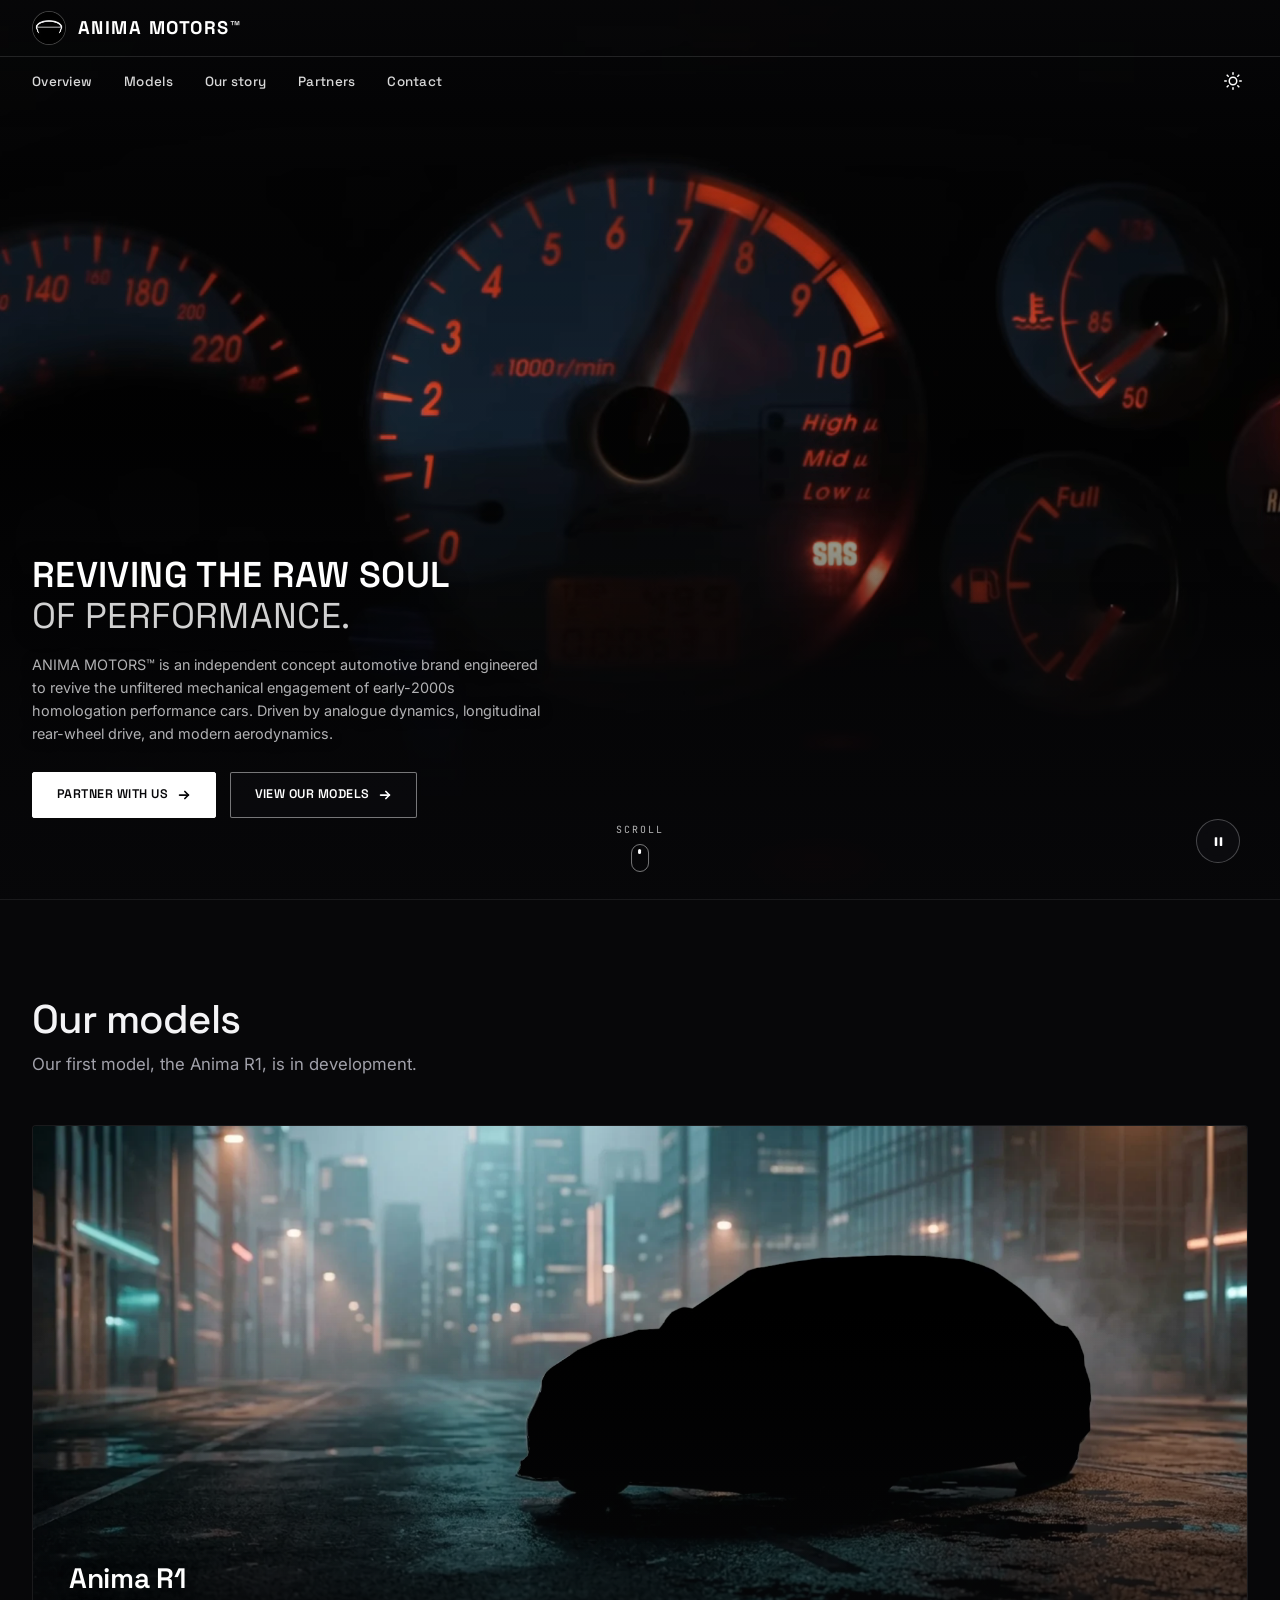
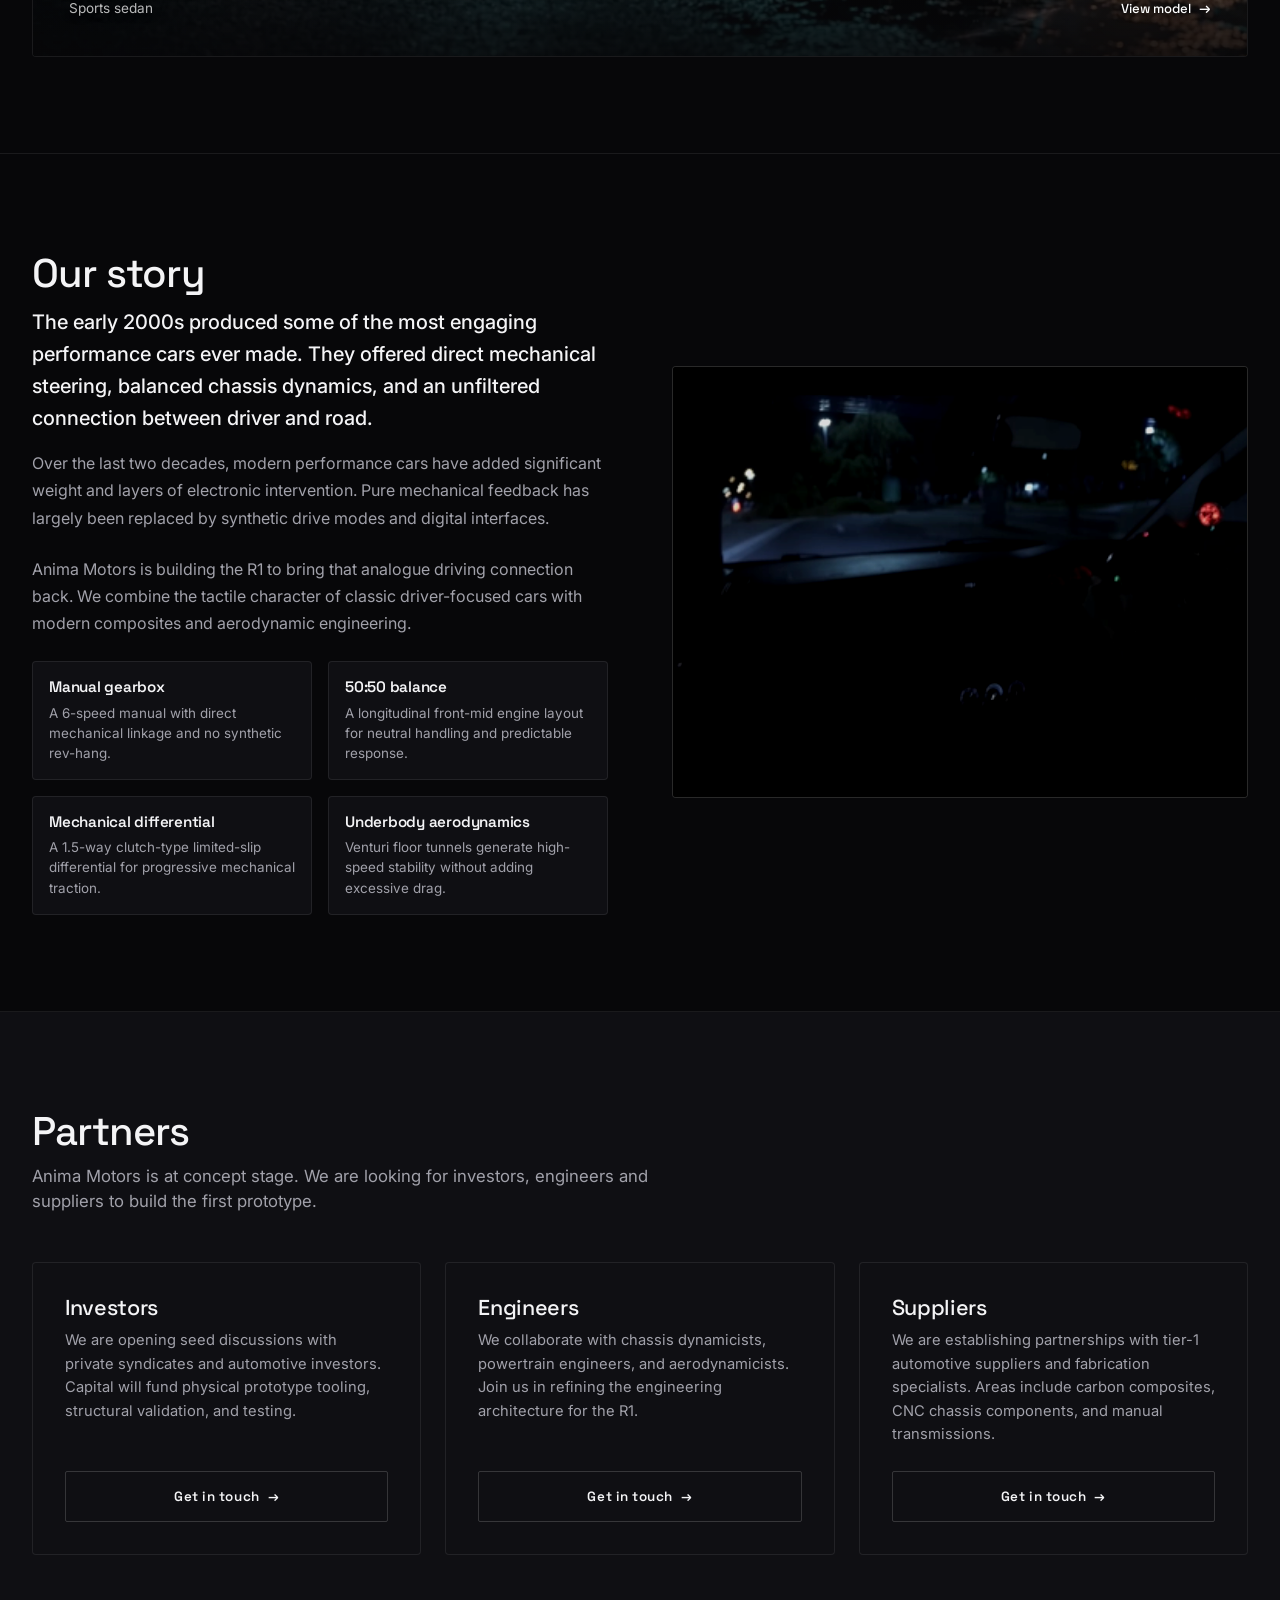
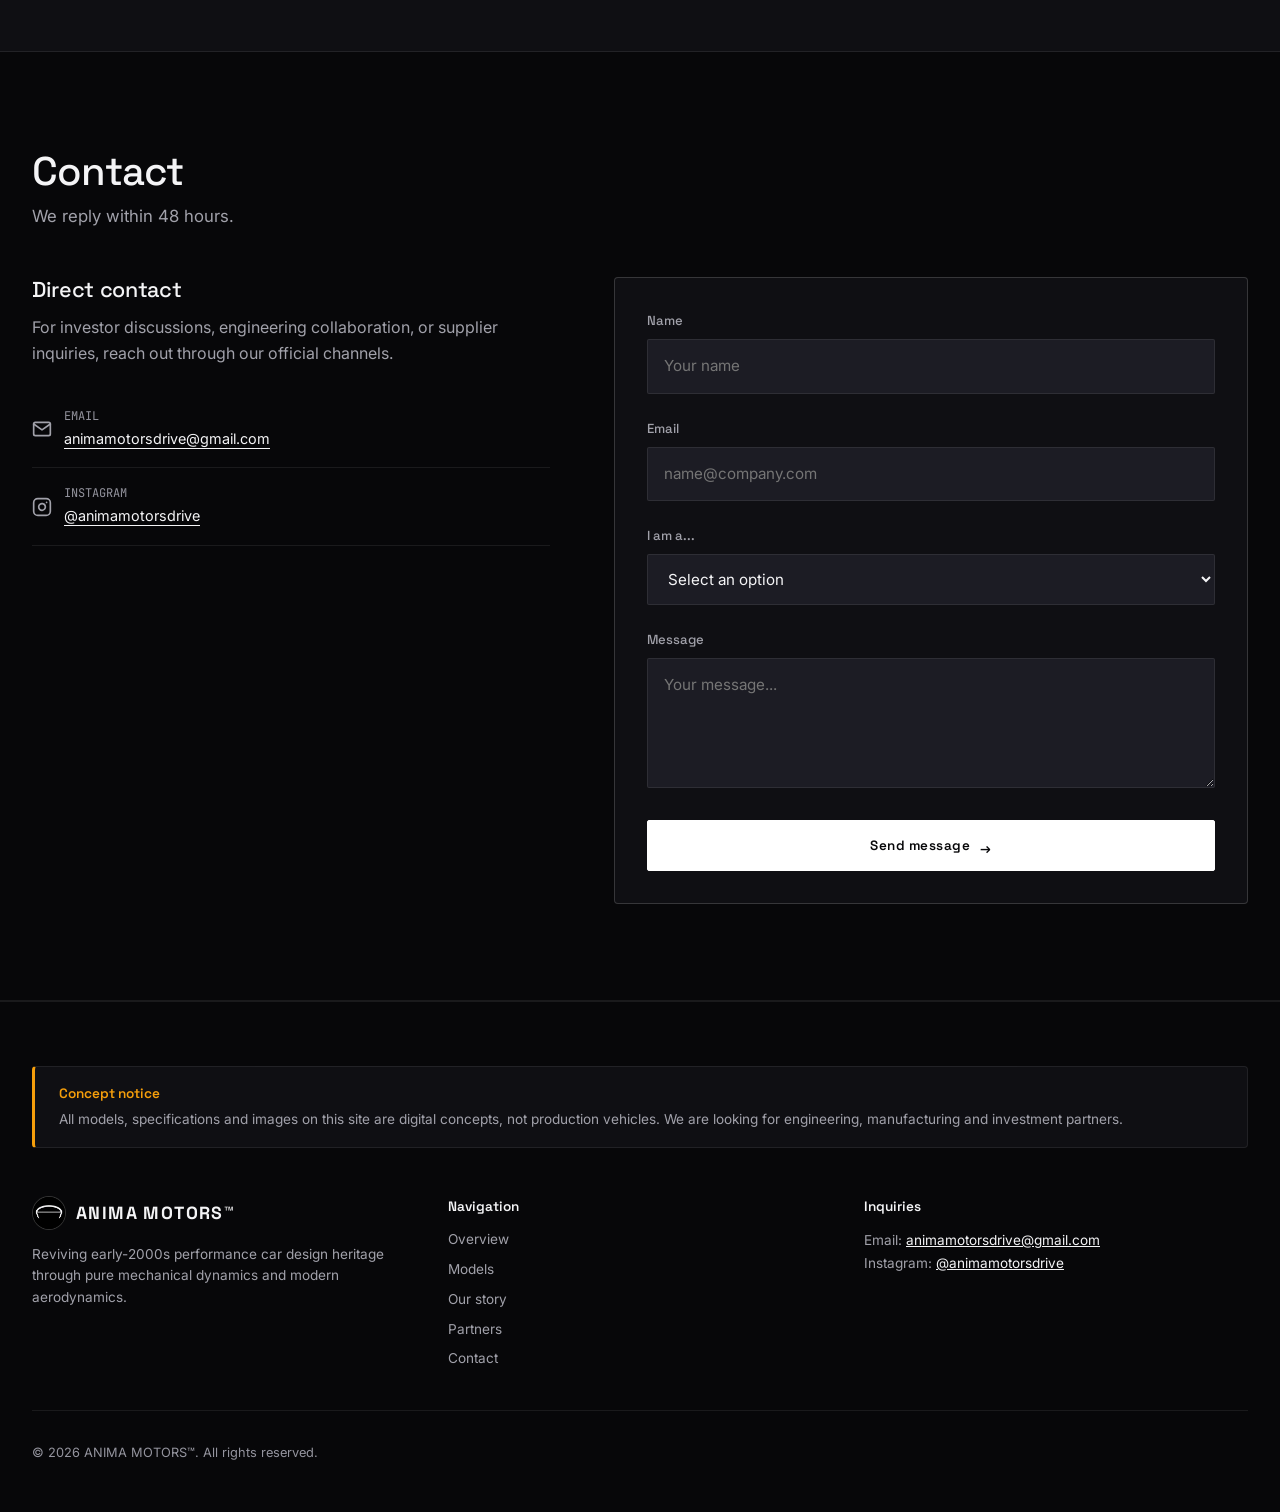
<file: index.html>
<!DOCTYPE html>
<html lang="en">
<head>
  <meta charset="utf-8">
  <meta name="viewport" content="width=device-width, initial-scale=1.0">

  <!-- ==========================================================================
       PRIMARY SEO & META INFORMATION
       ========================================================================== -->
  <title>Anima Motors</title>
  <meta name="description" content="Anima Motors is an automotive concept reviving early-2000s analogue performance through mechanical dynamics and modern aerodynamics.">
  <meta name="author" content="ANIMA MOTORS™">
  <meta name="robots" content="index, follow">
  <meta name="color-scheme" content="dark light">
  <meta name="theme-color" content="#070709" id="theme-color-meta">
  <link rel="canonical" href="https://animamotors.github.io/">

  <!-- Vector Favicon -->
  <link rel="icon" type="image/svg+xml" href="favicon.svg">

  <!-- Open Graph / Facebook Sharing -->
  <meta property="og:type" content="website">
  <meta property="og:url" content="https://animamotors.github.io/">
  <meta property="og:title" content="Anima Motors — Concept Portfolio">
  <meta property="og:description" content="Reviving early-2000s performance car design heritage through pure analogue dynamics and modern aerodynamics.">
  <meta property="og:image" content="https://animamotors.github.io/images/anima-r1-hero.jpg">

  <!-- Twitter Card -->
  <meta name="twitter:card" content="summary_large_image">
  <meta name="twitter:url" content="https://animamotors.github.io/">
  <meta name="twitter:title" content="Anima Motors — Concept Portfolio">
  <meta name="twitter:description" content="Reviving early-2000s performance car design heritage through pure analogue dynamics and modern aerodynamics.">
  <meta name="twitter:image" content="https://animamotors.github.io/images/anima-r1-hero.jpg">

  <!-- Google Fonts: Space Grotesk (Headings), Inter (Body), JetBrains Mono -->
  <link rel="preconnect" href="https://fonts.googleapis.com">
  <link rel="preconnect" href="https://fonts.gstatic.com" crossorigin>
  <link href="https://fonts.googleapis.com/css2?family=Inter:wght@400;500;600&family=JetBrains+Mono:wght@400;500;600&family=Space+Grotesk:wght@500;600;700&display=swap" rel="stylesheet">

  <!-- Production Stylesheet -->
  <link rel="stylesheet" href="css/style.css">

  <!-- Early Theme & JS Detection to Prevent FOUC -->
  <script>
    (function() {
      try {
        document.documentElement.classList.add('js');
        var saved = localStorage.getItem('anima-theme');
        if (saved === 'light') {
          document.documentElement.classList.add('light');
        } else {
          document.documentElement.classList.remove('light');
        }
      } catch (e) {}
    })();
  </script>
</head>

<body>
  <!-- Accessible Skip-to-Content Link -->
  <a href="#main-content" class="skip-to-content">Skip to content</a>

  <!-- ==========================================================================
       HEADER (Dual-Row at Top, Collapses into 64px Bar on Scroll)
       ========================================================================== -->
  <header class="navbar" id="main-navbar">
    <!-- Top Row: Brand Link (Left) & Mobile Controls (Right) -->
    <div class="nav-top-row">
      <div class="container nav-top-container">
        <a href="#hero" class="brand-link" aria-label="Anima Motors Homepage">
          <img src="images/logo.webp" alt="ANIMA MOTORS™ Emblem" class="brand-logo-img" width="34" height="34" loading="eager">
          <span class="brand-name">ANIMA MOTORS™</span>
        </a>

        <!-- Mobile Header Controls -->
        <div class="nav-mobile-actions">
          <button type="button" class="theme-switch" id="theme-toggle-mobile" aria-label="Switch to light theme">
            <span class="theme-icon theme-icon-sun" aria-hidden="true">
              <svg viewBox="0 0 24 24" fill="none" stroke="currentColor" stroke-width="2" stroke-linecap="round" stroke-linejoin="round">
                <circle cx="12" cy="12" r="5"></circle>
                <line x1="12" y1="1" x2="12" y2="3"></line>
                <line x1="12" y1="21" x2="12" y2="23"></line>
                <line x1="4.22" y1="4.22" x2="5.64" y2="5.64"></line>
                <line x1="18.36" y1="18.36" x2="19.78" y2="19.78"></line>
                <line x1="1" y1="12" x2="3" y2="12"></line>
                <line x1="21" y1="12" x2="23" y2="12"></line>
                <line x1="4.22" y1="19.78" x2="5.64" y2="18.36"></line>
                <line x1="18.36" y1="5.64" x2="19.78" y2="4.22"></line>
              </svg>
            </span>
            <span class="theme-icon theme-icon-moon" aria-hidden="true">
              <svg viewBox="0 0 24 24" fill="none" stroke="currentColor" stroke-width="2" stroke-linecap="round" stroke-linejoin="round">
                <path d="M21 12.79A9 9 0 1 1 11.21 3 7 7 0 0 0 21 12.79z"></path>
              </svg>
            </span>
          </button>

          <button type="button" class="mobile-menu-btn" id="mobile-menu-btn" aria-label="Open navigation menu" aria-expanded="false" aria-controls="mobile-drawer">
            <span></span>
            <span></span>
            <span></span>
          </button>
        </div>
      </div>
    </div>

    <!-- Thin Horizontal Divider Line Under Top Row -->
    <div class="nav-divider" aria-hidden="true"></div>

    <!-- Bottom Row (Desktop Navigation Links & Theme Toggle) -->
    <div class="nav-bottom-row">
      <div class="container nav-bottom-container">
        <nav aria-label="Main Navigation">
          <ul class="nav-links">
            <li><a href="#hero" class="nav-link">Overview</a></li>
            <li><a href="#models" class="nav-link">Models</a></li>
            <li><a href="#story" class="nav-link">Our story</a></li>
            <li><a href="#partners" class="nav-link">Partners</a></li>
            <li><a href="#contact" class="nav-link">Contact</a></li>
          </ul>
        </nav>

        <div class="nav-desktop-actions">
          <button type="button" class="theme-switch" id="theme-toggle" aria-label="Switch to light theme">
            <span class="theme-icon theme-icon-sun" aria-hidden="true">
              <svg viewBox="0 0 24 24" fill="none" stroke="currentColor" stroke-width="2" stroke-linecap="round" stroke-linejoin="round">
                <circle cx="12" cy="12" r="5"></circle>
                <line x1="12" y1="1" x2="12" y2="3"></line>
                <line x1="12" y1="21" x2="12" y2="23"></line>
                <line x1="4.22" y1="4.22" x2="5.64" y2="5.64"></line>
                <line x1="18.36" y1="18.36" x2="19.78" y2="19.78"></line>
                <line x1="1" y1="12" x2="3" y2="12"></line>
                <line x1="21" y1="12" x2="23" y2="12"></line>
                <line x1="4.22" y1="19.78" x2="5.64" y2="18.36"></line>
                <line x1="18.36" y1="5.64" x2="19.78" y2="4.22"></line>
              </svg>
            </span>
            <span class="theme-icon theme-icon-moon" aria-hidden="true">
              <svg viewBox="0 0 24 24" fill="none" stroke="currentColor" stroke-width="2" stroke-linecap="round" stroke-linejoin="round">
                <path d="M21 12.79A9 9 0 1 1 11.21 3 7 7 0 0 0 21 12.79z"></path>
              </svg>
            </span>
          </button>
        </div>
      </div>
    </div>
  </header>

  <!-- Mobile Full-Screen Overlay Navigation Drawer -->
  <div class="mobile-drawer" id="mobile-drawer" role="dialog" aria-modal="true" aria-label="Mobile Navigation" inert>
    <div class="mobile-drawer-inner">
      <div class="mobile-drawer-header">
        <a href="#hero" class="brand-link mobile-drawer-brand" aria-label="Anima Motors Homepage">
          <img src="images/logo.webp" alt="ANIMA MOTORS™ Emblem" class="brand-logo-img" width="30" height="30">
          <span class="brand-name">ANIMA MOTORS™</span>
        </a>
        <div class="mobile-drawer-actions">
          <button type="button" class="theme-switch" id="theme-toggle-drawer" aria-label="Switch to light theme">
            <span class="theme-icon theme-icon-sun" aria-hidden="true">
              <svg viewBox="0 0 24 24" fill="none" stroke="currentColor" stroke-width="2" stroke-linecap="round" stroke-linejoin="round">
                <circle cx="12" cy="12" r="5"></circle>
                <line x1="12" y1="1" x2="12" y2="3"></line>
                <line x1="12" y1="21" x2="12" y2="23"></line>
                <line x1="4.22" y1="4.22" x2="5.64" y2="5.64"></line>
                <line x1="18.36" y1="18.36" x2="19.78" y2="19.78"></line>
                <line x1="1" y1="12" x2="3" y2="12"></line>
                <line x1="21" y1="12" x2="23" y2="12"></line>
                <line x1="4.22" y1="19.78" x2="5.64" y2="18.36"></line>
                <line x1="18.36" y1="5.64" x2="19.78" y2="4.22"></line>
              </svg>
            </span>
            <span class="theme-icon theme-icon-moon" aria-hidden="true">
              <svg viewBox="0 0 24 24" fill="none" stroke="currentColor" stroke-width="2" stroke-linecap="round" stroke-linejoin="round">
                <path d="M21 12.79A9 9 0 1 1 11.21 3 7 7 0 0 0 21 12.79z"></path>
              </svg>
            </span>
          </button>
          <button type="button" class="mobile-drawer-close" id="mobile-drawer-close" aria-label="Close navigation menu">
            <svg width="24" height="24" viewBox="0 0 24 24" fill="none" stroke="currentColor" stroke-width="2" stroke-linecap="round" stroke-linejoin="round" aria-hidden="true">
              <line x1="18" y1="6" x2="6" y2="18"></line>
              <line x1="6" y1="6" x2="18" y2="18"></line>
            </svg>
          </button>
        </div>
      </div>
      <nav aria-label="Mobile Navigation Links">
        <ul class="mobile-nav-list">
          <li><a href="#hero" class="mobile-nav-link">Overview</a></li>
          <li><a href="#models" class="mobile-nav-link">Models</a></li>
          <li><a href="#story" class="mobile-nav-link">Our story</a></li>
          <li><a href="#partners" class="mobile-nav-link">Partners</a></li>
          <li><a href="#contact" class="mobile-nav-link">Contact</a></li>
        </ul>
      </nav>
      <div class="mobile-drawer-footer">
        <a href="#contact" class="btn btn-primary btn-sheen btn-full">
          <span>Get in touch</span>
          <span aria-hidden="true">&rarr;</span>
        </a>
      </div>
    </div>
  </div>

  <main id="main-content">
    <!-- ==========================================================================
         SECTION 1: HERO
         ========================================================================== -->
    <section class="hero-section" id="hero" aria-label="Hero">
      <!-- Background Video Layer -->
      <div class="hero-media-container">
        <video
          class="hero-video"
          id="hero-video"
          autoplay
          muted
          loop
          playsinline
          preload="metadata"
          poster="assets/images/hero-poster.jpg"
          aria-hidden="true"
          tabindex="-1"
        >
          <source src="assets/video/hero.webm" type="video/webm">
          <img src="assets/images/hero-poster.jpg" alt="Anima R1 concept" class="hero-fallback-img">
        </video>
        <div class="hero-gradient-overlay" aria-hidden="true"></div>
      </div>

      <!-- Hero Bottom-Left Magazine Content -->
      <div class="container hero-content-wrapper">
        <div class="hero-content">
          <h1 class="hero-headline">
            <span class="hero-headline-bold">REVIVING THE RAW SOUL</span>
            <span class="hero-headline-light">OF PERFORMANCE.</span>
          </h1>

          <p class="hero-description">
            <span class="hero-desc-mobile">ANIMA MOTORS™ is an independent concept automotive brand engineered to revive the unfiltered mechanical engagement of early-2000s homologation performance cars.</span><span class="hero-desc-desktop"> Driven by analogue dynamics, longitudinal rear-wheel drive, and modern aerodynamics.</span>
          </p>

          <div class="hero-cta-group">
            <a href="#contact" class="btn btn-primary btn-sheen hero-btn-partner">
              <span>PARTNER WITH US</span>
              <svg class="btn-arrow" viewBox="0 0 16 16" fill="none" stroke="currentColor" stroke-width="2" stroke-linecap="round" stroke-linejoin="round" aria-hidden="true">
                <line x1="3" y1="8" x2="13" y2="8"></line>
                <polyline points="9 4 13 8 9 12"></polyline>
              </svg>
            </a>
            <a href="#models" class="btn btn-outline hero-btn-models">
              <span>VIEW OUR MODELS</span>
              <svg class="btn-arrow" viewBox="0 0 16 16" fill="none" stroke="currentColor" stroke-width="2" stroke-linecap="round" stroke-linejoin="round" aria-hidden="true">
                <line x1="3" y1="8" x2="13" y2="8"></line>
                <polyline points="9 4 13 8 9 12"></polyline>
              </svg>
            </a>
          </div>
        </div>
      </div>

      <!-- Bottom Center: Animated Scroll Down Cue -->
      <a href="#models" class="hero-scroll-cue" aria-label="Scroll down to Our models">
        <span class="scroll-cue-text">SCROLL</span>
        <span class="scroll-cue-pill">
          <span class="scroll-cue-wheel"></span>
        </span>
      </a>

      <!-- Bottom Right: Video Pause / Play Button -->
      <div class="hero-video-controls">
        <button
          type="button"
          class="video-toggle-btn"
          id="hero-video-toggle"
          aria-label="Pause background video"
          title="Pause background video"
        >
          <svg class="video-icon video-icon-pause" viewBox="0 0 24 24" fill="currentColor" aria-hidden="true">
            <rect x="6" y="5" width="4" height="14" rx="1"></rect>
            <rect x="14" y="5" width="4" height="14" rx="1"></rect>
          </svg>
          <svg class="video-icon video-icon-play" viewBox="0 0 24 24" fill="currentColor" aria-hidden="true">
            <polygon points="6,4 20,12 6,20"></polygon>
          </svg>
        </button>
      </div>
    </section>

    <!-- ==========================================================================
         SECTION 2: OUR MODELS
         ========================================================================== -->
    <section class="section" id="models">
      <div class="container">
        <div class="section-header reveal-on-scroll">
          <h2 class="section-title">Our models</h2>
          <p class="section-subtitle">
            Our first model, the Anima R1, is in development.
          </p>
        </div>

        <div class="models-grid reveal-on-scroll">
          <a href="anima-r1.html" class="model-card" aria-label="Anima R1, view model">
            <div class="model-card-media">
              <img
                src="images/models-anima-r1-night.webp"
                alt=""
                aria-hidden="true"
                loading="lazy"
                decoding="async"
                width="1920"
                height="1080"
                class="model-card-img model-card-img--night"
              >
              <img
                src="images/models-anima-r1-day.webp"
                alt=""
                aria-hidden="true"
                loading="lazy"
                decoding="async"
                width="1920"
                height="1080"
                class="model-card-img model-card-img--day"
              >
              <div class="model-card-gradient" aria-hidden="true"></div>
            </div>

            <div class="model-card-content">
              <div class="model-card-caption">
                <span class="model-card-title">Anima R1</span>
                <span class="model-card-subtitle">Sports sedan</span>
              </div>
              <div class="model-card-cta">
                <span class="model-card-cta-text">View model</span>
                <span class="model-card-cta-arrow" aria-hidden="true">&rarr;</span>
              </div>
            </div>
          </a>
        </div>
      </div>
    </section>

    <!-- ==========================================================================
         SECTION 5: OUR STORY
         ========================================================================== -->
    <section class="section" id="story">
      <div class="container">
        <div class="story-grid">
          <div class="reveal-on-scroll">
            <h2 class="section-title">Our story</h2>
            <p class="story-lead">
              The early 2000s produced some of the most engaging performance cars ever made. They offered direct mechanical steering, balanced chassis dynamics, and an unfiltered connection between driver and road.
            </p>
            <p class="story-body">
              Over the last two decades, modern performance cars have added significant weight and layers of electronic intervention. Pure mechanical feedback has largely been replaced by synthetic drive modes and digital interfaces.
            </p>
            <p class="story-body">
              Anima Motors is building the R1 to bring that analogue driving connection back. We combine the tactile character of classic driver-focused cars with modern composites and aerodynamic engineering.
            </p>

            <div class="story-pillar-grid">
              <div class="story-pillar">
                <h3 class="pillar-title">Manual gearbox</h3>
                <p class="pillar-desc">A 6-speed manual with direct mechanical linkage and no synthetic rev-hang.</p>
              </div>
              <div class="story-pillar">
                <h3 class="pillar-title">50:50 balance</h3>
                <p class="pillar-desc">A longitudinal front-mid engine layout for neutral handling and predictable response.</p>
              </div>
              <div class="story-pillar">
                <h3 class="pillar-title">Mechanical differential</h3>
                <p class="pillar-desc">A 1.5-way clutch-type limited-slip differential for progressive mechanical traction.</p>
              </div>
              <div class="story-pillar">
                <h3 class="pillar-title">Underbody aerodynamics</h3>
                <p class="pillar-desc">Venturi floor tunnels generate high-speed stability without adding excessive drag.</p>
              </div>
            </div>
          </div>

          <!-- Studio Heritage Visual -->
          <div class="reveal-on-scroll story-visual-wrapper">
            <div class="story-visual-frame">
              <img 
                src="images/atelier-studio.webp" 
                alt="Automotive design studio" 
                width="1024" 
                height="768" 
                class="story-visual-img"
                loading="lazy"
              >
            </div>
          </div>
        </div>
      </div>
    </section>

    <!-- ==========================================================================
         SECTION 6: PARTNERS
         ========================================================================== -->
    <section class="section section-alt-bg" id="partners">
      <div class="container">
        <div class="section-header reveal-on-scroll">
          <h2 class="section-title">Partners</h2>
          <p class="section-subtitle">
            Anima Motors is at concept stage. We are looking for investors, engineers and suppliers to build the first prototype.
          </p>
        </div>

        <!-- Mobile Segmented Tabs (Mobile only <=768px) -->
        <div class="partners-mobile-nav" role="tablist" aria-label="Partner categories">
          <button type="button" class="partner-tab-btn active" role="tab" aria-selected="true" aria-controls="partner-card-investors" id="tab-btn-investors">Investors</button>
          <button type="button" class="partner-tab-btn" role="tab" aria-selected="false" aria-controls="partner-card-engineers" id="tab-btn-engineers">Engineers</button>
          <button type="button" class="partner-tab-btn" role="tab" aria-selected="false" aria-controls="partner-card-suppliers" id="tab-btn-suppliers">Suppliers</button>
        </div>

        <div class="partner-card-grid">
          <!-- Card 1: Investors -->
          <div class="partner-card reveal-on-scroll is-active" id="partner-card-investors" role="tabpanel" aria-labelledby="tab-btn-investors">
            <div>
              <h3 class="partner-card-title">Investors</h3>
              <p class="partner-card-desc">
                We are opening seed discussions with private syndicates and automotive investors. Capital will fund physical prototype tooling, structural validation, and testing.
              </p>
            </div>
            <a href="#contact" class="btn btn-secondary partner-card-cta">
              <span>Get in touch</span>
              <span aria-hidden="true">&rarr;</span>
            </a>
          </div>

          <!-- Card 2: Engineers -->
          <div class="partner-card reveal-on-scroll" id="partner-card-engineers" role="tabpanel" aria-labelledby="tab-btn-engineers">
            <div>
              <h3 class="partner-card-title">Engineers</h3>
              <p class="partner-card-desc">
                We collaborate with chassis dynamicists, powertrain engineers, and aerodynamicists. Join us in refining the engineering architecture for the R1.
              </p>
            </div>
            <a href="#contact" class="btn btn-secondary partner-card-cta">
              <span>Get in touch</span>
              <span aria-hidden="true">&rarr;</span>
            </a>
          </div>

          <!-- Card 3: Suppliers -->
          <div class="partner-card reveal-on-scroll" id="partner-card-suppliers" role="tabpanel" aria-labelledby="tab-btn-suppliers">
            <div>
              <h3 class="partner-card-title">Suppliers</h3>
              <p class="partner-card-desc">
                We are establishing partnerships with tier-1 automotive suppliers and fabrication specialists. Areas include carbon composites, CNC chassis components, and manual transmissions.
              </p>
            </div>
            <a href="#contact" class="btn btn-secondary partner-card-cta">
              <span>Get in touch</span>
              <span aria-hidden="true">&rarr;</span>
            </a>
          </div>
        </div>

        <!-- Single Mobile CTA (Mobile only <=768px) -->
        <div class="partners-mobile-cta">
          <a href="#contact" class="btn btn-primary btn-sheen btn-full">
            <span>Get in touch</span>
            <span aria-hidden="true">&rarr;</span>
          </a>
        </div>
      </div>
    </section>

    <!-- ==========================================================================
         SECTION 7: CONTACT
         ========================================================================== -->
    <section class="section" id="contact">
      <div class="container">
        <div class="section-header reveal-on-scroll">
          <h2 class="section-title">Contact</h2>
          <p class="section-subtitle">
            We reply within 48 hours.
          </p>
        </div>

        <div class="contact-grid">
          <!-- Direct Channels (Desktop) -->
          <div class="contact-direct-desktop reveal-on-scroll">
            <h3 class="contact-heading">Direct contact</h3>
            <p class="contact-intro">
              For investor discussions, engineering collaboration, or supplier inquiries, reach out through our official channels.
            </p>

            <div class="direct-contact-item">
              <svg width="20" height="20" viewBox="0 0 24 24" fill="none" stroke="currentColor" stroke-width="2" stroke-linecap="round" stroke-linejoin="round" class="contact-icon" aria-hidden="true">
                <path d="M4 4h16c1.1 0 2 .9 2 2v12c0 1.1-.9 2-2 2H4c-1.1 0-2-.9-2-2V6c0-1.1.9-2 2-2z"></path>
                <polyline points="22,6 12,13 2,6"></polyline>
              </svg>
              <div>
                <div class="contact-label">Email</div>
                <a href="mailto:animamotorsdrive@gmail.com">animamotorsdrive@gmail.com</a>
              </div>
            </div>

            <div class="direct-contact-item">
              <svg width="20" height="20" viewBox="0 0 24 24" fill="none" stroke="currentColor" stroke-width="2" stroke-linecap="round" stroke-linejoin="round" class="contact-icon" aria-hidden="true">
                <rect x="2" y="2" width="20" height="20" rx="5" ry="5"></rect>
                <path d="M16 11.37A4 4 0 1 1 12.63 8 4 4 0 0 1 16 11.37z"></path>
                <line x1="17.5" y1="6.5" x2="17.51" y2="6.5"></line>
              </svg>
              <div>
                <div class="contact-label">Instagram</div>
                <a href="https://instagram.com/animamotorsdrive" target="_blank" rel="noopener noreferrer">@animamotorsdrive</a>
              </div>
            </div>
          </div>

          <!-- Contact Form Column -->
          <div class="form-wrapper">
            <!-- Mobile Tap-to-Act Quick Channels (Mobile only <=768px) -->
            <div class="contact-tap-actions">
              <a href="mailto:animamotorsdrive@gmail.com" class="btn btn-secondary contact-tap-btn">
                <svg width="18" height="18" viewBox="0 0 24 24" fill="none" stroke="currentColor" stroke-width="2" stroke-linecap="round" stroke-linejoin="round" aria-hidden="true">
                  <path d="M4 4h16c1.1 0 2 .9 2 2v12c0 1.1-.9 2-2 2H4c-1.1 0-2-.9-2-2V6c0-1.1.9-2 2-2z"></path>
                  <polyline points="22,6 12,13 2,6"></polyline>
                </svg>
                <span>Email</span>
              </a>
              <a href="https://instagram.com/animamotorsdrive" target="_blank" rel="noopener noreferrer" class="btn btn-secondary contact-tap-btn">
                <svg width="18" height="18" viewBox="0 0 24 24" fill="none" stroke="currentColor" stroke-width="2" stroke-linecap="round" stroke-linejoin="round" aria-hidden="true">
                  <rect x="2" y="2" width="20" height="20" rx="5" ry="5"></rect>
                  <path d="M16 11.37A4 4 0 1 1 12.63 8 4 4 0 0 1 16 11.37z"></path>
                  <line x1="17.5" y1="6.5" x2="17.51" y2="6.5"></line>
                </svg>
                <span>Instagram</span>
              </a>
            </div>

            <!-- Contact Form Card -->
            <div class="form-card reveal-on-scroll">
              <form id="partner-contact-form" action="https://formspree.io/f/xnpjwydl" method="POST">
                <div class="form-group">
                  <label for="contact-name" class="form-label">Name</label>
                  <input type="text" id="contact-name" name="name" class="form-input" placeholder="Your name" autocomplete="name" required>
                </div>

                <div class="form-group">
                  <label for="contact-email" class="form-label">Email</label>
                  <input type="email" id="contact-email" name="email" class="form-input" placeholder="name@company.com" autocomplete="email" required>
                </div>

                <div class="form-group">
                  <label for="contact-interest" class="form-label">I am a...</label>
                  <select id="contact-interest" name="interest_type" class="form-select" required>
                    <option value="" disabled selected>Select an option</option>
                    <option value="investor">Investor</option>
                    <option value="engineer">Engineer</option>
                    <option value="supplier">Supplier</option>
                    <option value="media">Media</option>
                    <option value="other">Other</option>
                  </select>
                </div>

                <div class="form-group">
                  <label for="contact-message" class="form-label">Message</label>
                  <textarea id="contact-message" name="message" class="form-textarea" placeholder="Your message..." required></textarea>
                </div>

                <button type="submit" class="btn btn-primary btn-sheen btn-full" id="form-submit-btn">
                  <span class="btn-text">Send message</span>
                  <span class="btn-arrow" aria-hidden="true">&rarr;</span>
                </button>

                <div class="form-status-alert" id="form-status-alert" role="status" aria-live="polite"></div>
              </form>
            </div>
          </div>
        </div>
      </div>
    </section>
  </main>

  <!-- ==========================================================================
       FOOTER
       ========================================================================== -->
  <footer class="footer">
    <div class="container">
      <div class="footer-disclaimer-box">
        <div class="disclaimer-title">Concept notice</div>
        <p class="disclaimer-text">
          All models, specifications and images on this site are digital concepts, not production vehicles. We are looking for engineering, manufacturing and investment partners.
        </p>
      </div>

      <div class="footer-grid">
        <div class="footer-col-brand">
          <div class="footer-brand-header">
            <img src="images/logo-footer.webp" alt="ANIMA MOTORS™ Emblem" class="brand-logo-img" width="32" height="32" loading="lazy">
            <span class="footer-brand-title">ANIMA MOTORS™</span>
          </div>
          <p class="footer-brand-desc">
            Reviving early-2000s performance car design heritage through pure mechanical dynamics and modern aerodynamics.
          </p>
        </div>

        <div class="footer-col-nav">
          <div class="footer-col-title">Navigation</div>
          <ul class="footer-nav-list">
            <li><a href="#hero">Overview</a></li>
            <li><a href="#models">Models</a></li>
            <li><a href="#story">Our story</a></li>
            <li><a href="#partners">Partners</a></li>
            <li><a href="#contact">Contact</a></li>
          </ul>
        </div>

        <div class="footer-col-inquiries">
          <div class="footer-col-title">Inquiries</div>
          <div class="footer-inquiries">
            <div>Email: <a href="mailto:animamotorsdrive@gmail.com">animamotorsdrive@gmail.com</a></div>
            <div>Instagram: <a href="https://instagram.com/animamotorsdrive" target="_blank" rel="noopener noreferrer">@animamotorsdrive</a></div>
          </div>
        </div>
      </div>

      <!-- Mobile Single Row Navigation (Mobile only <=768px) -->
      <ul class="footer-mobile-nav">
        <li><a href="#hero">Overview</a></li>
        <li><a href="#models">Models</a></li>
        <li><a href="#story">Our story</a></li>
        <li><a href="#partners">Partners</a></li>
        <li><a href="#contact">Contact</a></li>
      </ul>

      <div class="footer-bottom">
        <div>&copy; 2026 ANIMA MOTORS™. All rights reserved.</div>
      </div>
    </div>
  </footer>

  <!-- Sticky Bottom Bar (Mobile only <=768px) -->
  <aside class="sticky-bottom-bar" id="sticky-bottom-bar" aria-label="Quick Action">
    <a href="#contact" class="btn btn-primary btn-sheen btn-full">
      <span>Get in touch</span>
      <span aria-hidden="true">&rarr;</span>
    </a>
  </aside>

  <!-- Production Client Logic (Vanilla JS) -->
  <script src="js/main.js"></script>
</body>
</html>
</file>
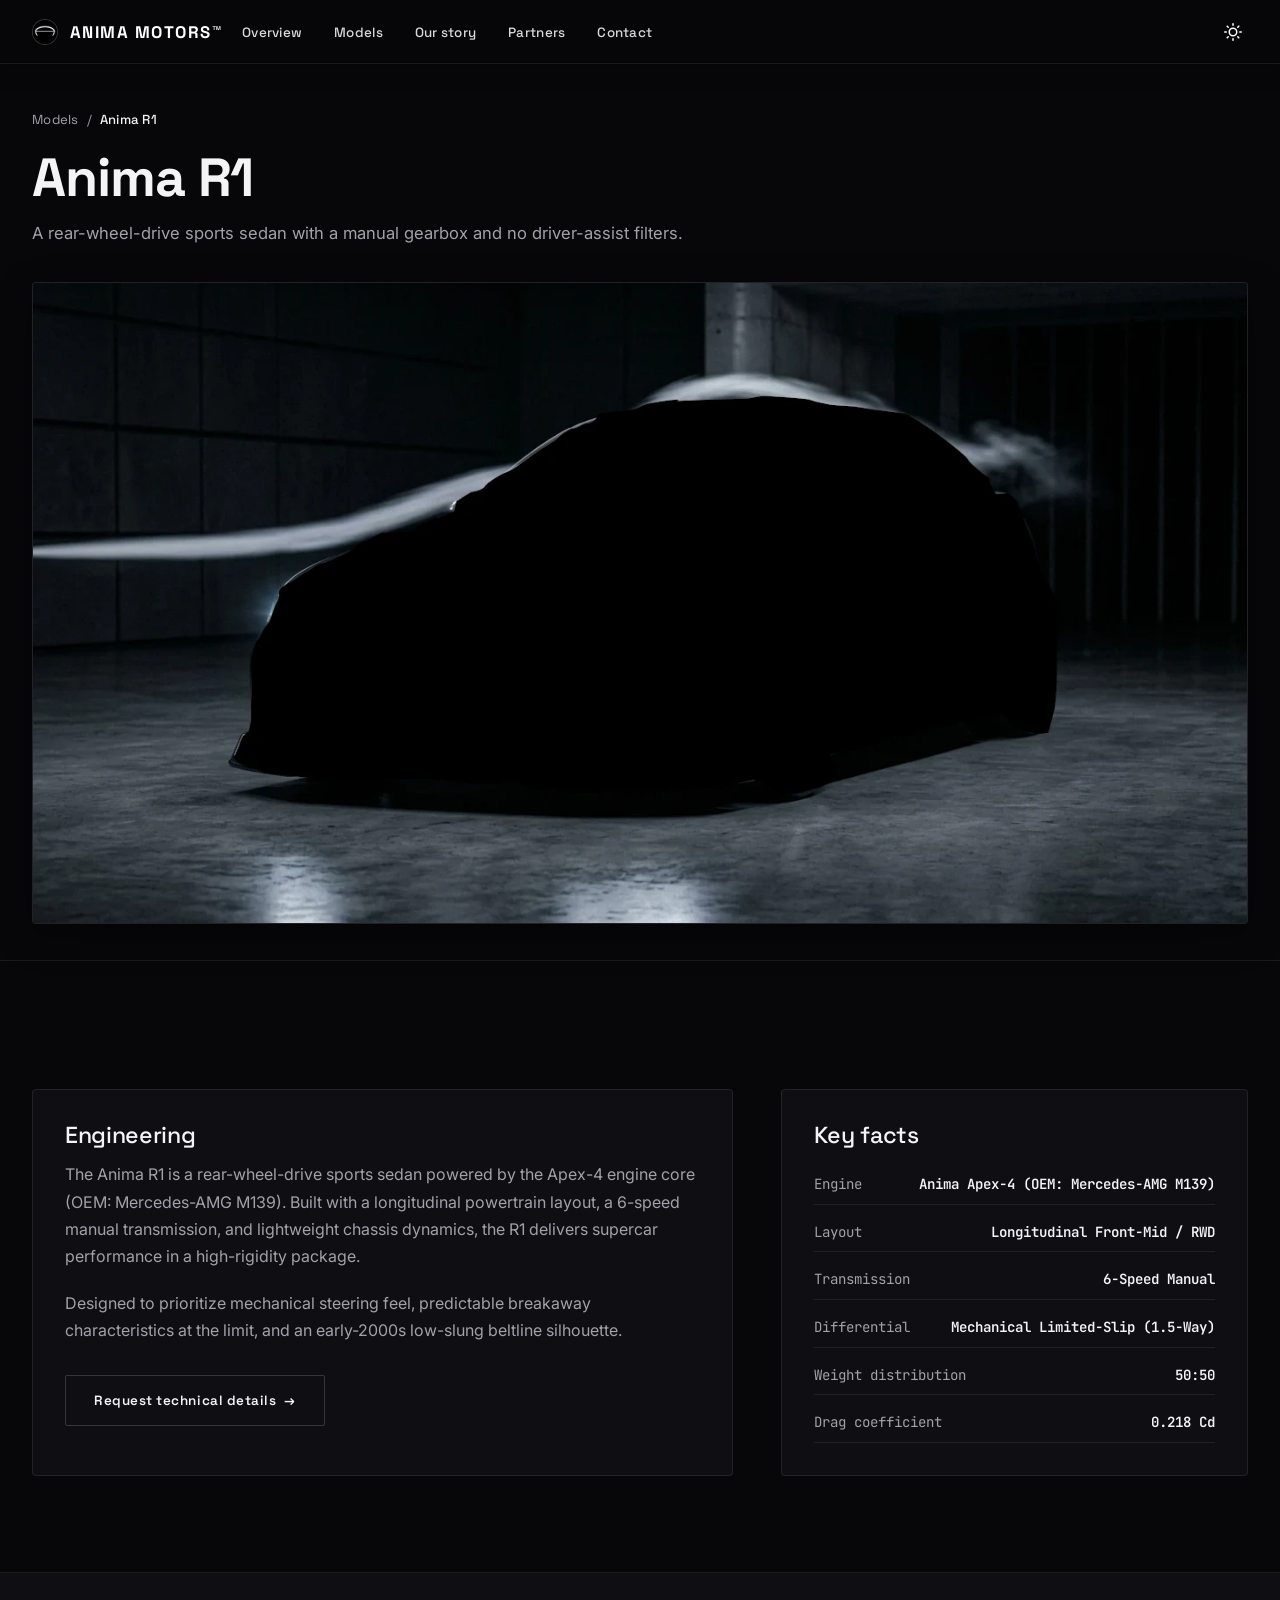
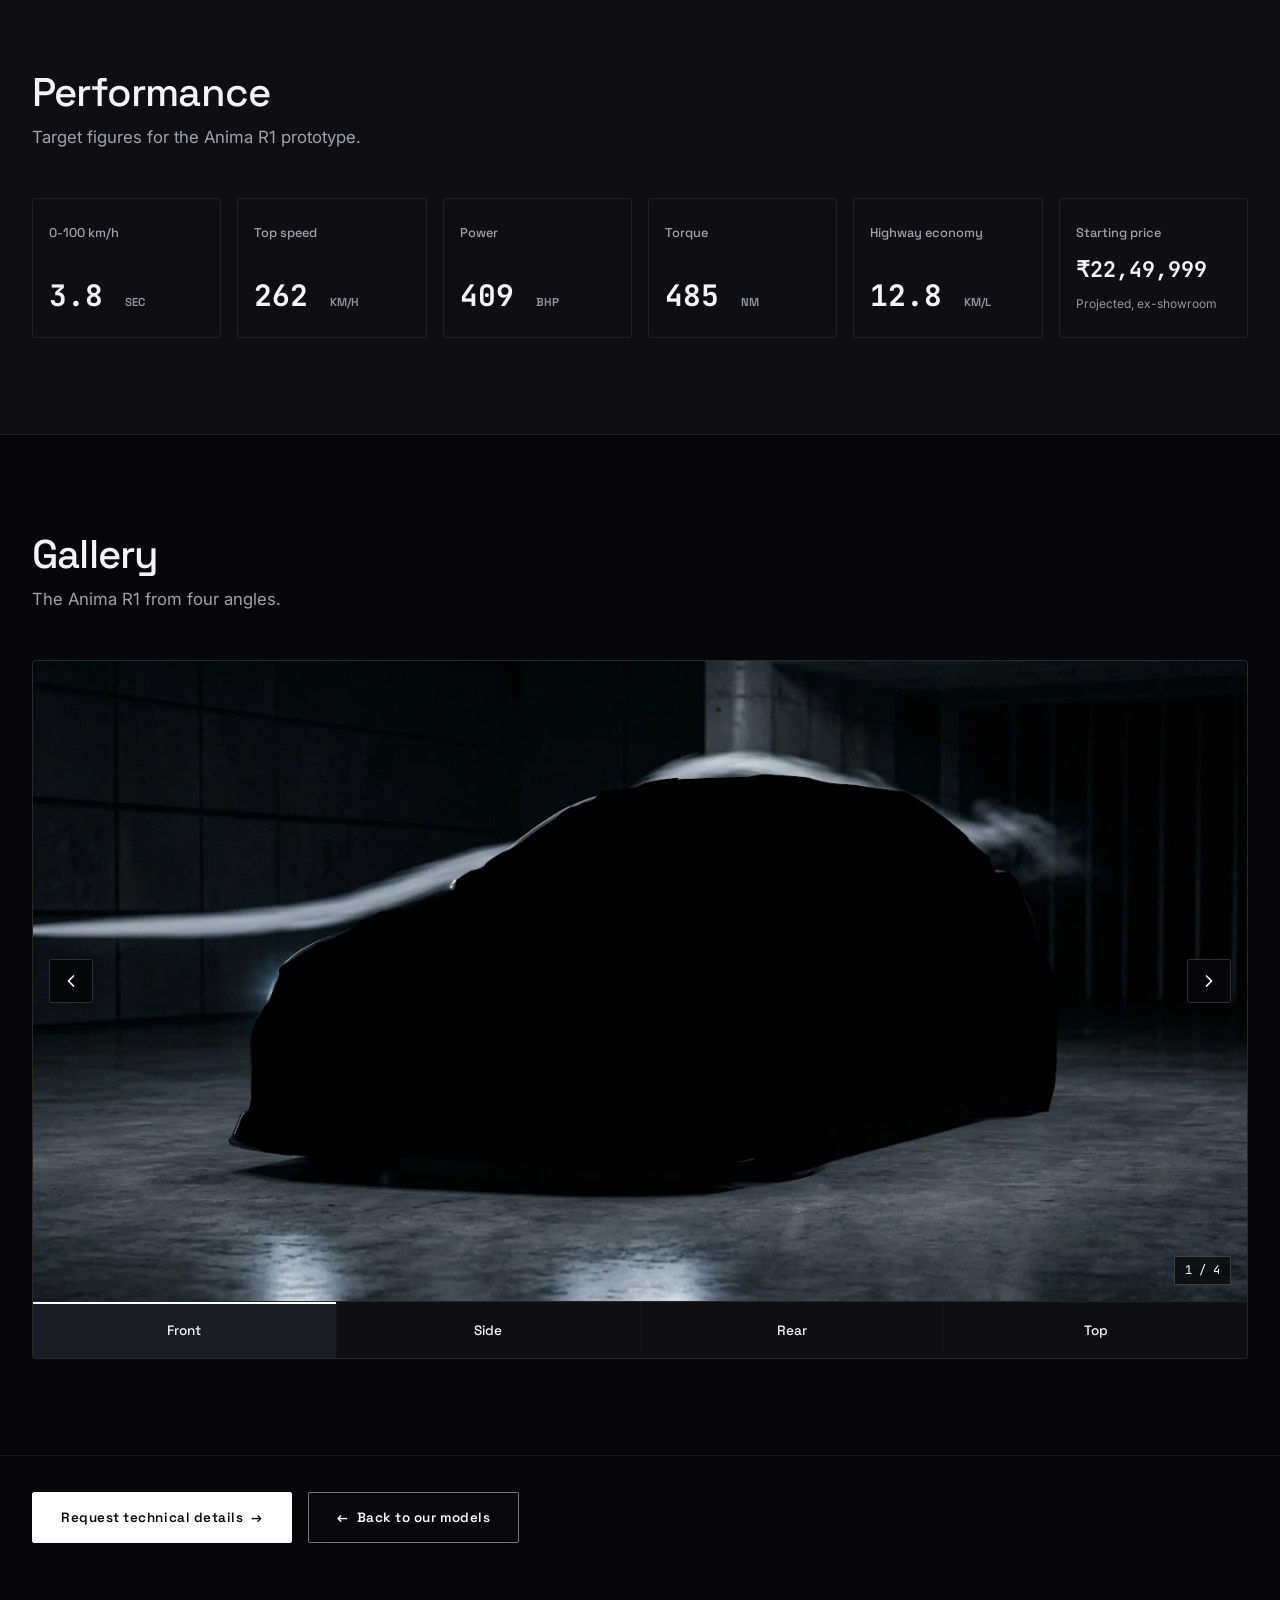
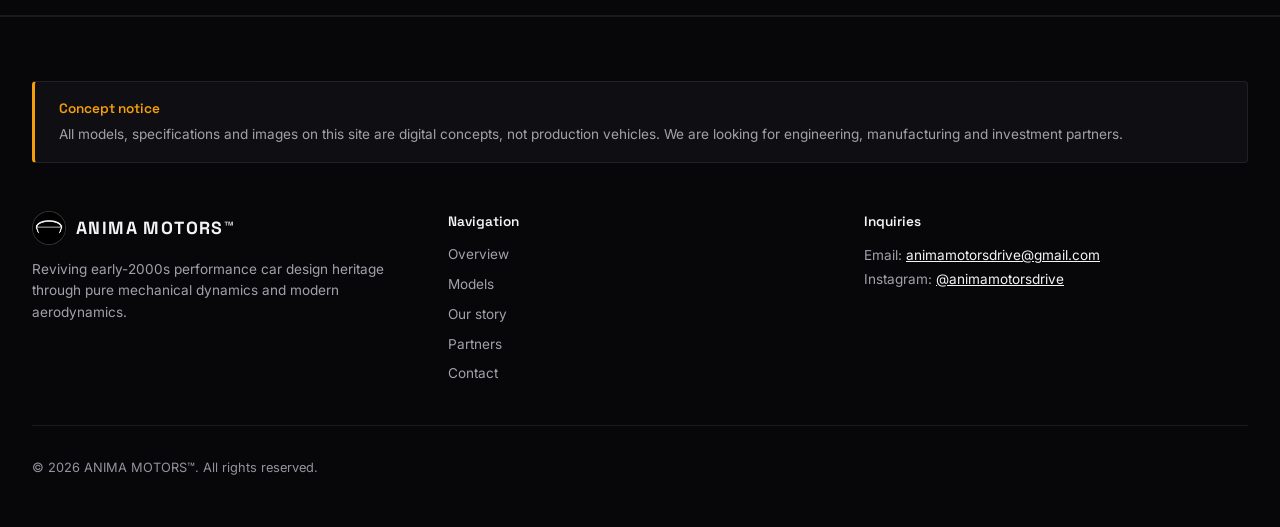
<file: anima-r1.html>
<!DOCTYPE html>
<html lang="en">
<head>
  <meta charset="utf-8">
  <meta name="viewport" content="width=device-width, initial-scale=1.0">

  <!-- ==========================================================================
       PRIMARY SEO & META INFORMATION
       ========================================================================== -->
  <title>Anima R1 | ANIMA MOTORS™</title>
  <meta name="description" content="Discover the Anima R1 concept: an analogue rear-wheel-drive sports sedan with a 6-speed manual gearbox, 50:50 balance, and 421 BHP.">
  <meta name="author" content="ANIMA MOTORS™">
  <meta name="robots" content="index, follow">
  <meta name="color-scheme" content="dark light">
  <meta name="theme-color" content="#070709" id="theme-color-meta">
  <link rel="canonical" href="https://animamotors.github.io/anima-r1.html">

  <!-- Vector Favicon -->
  <link rel="icon" type="image/svg+xml" href="favicon.svg">

  <!-- Open Graph / Facebook Sharing -->
  <meta property="og:type" content="website">
  <meta property="og:url" content="https://animamotors.github.io/anima-r1.html">
  <meta property="og:title" content="Anima R1 | ANIMA MOTORS™">
  <meta property="og:description" content="An analogue rear-wheel-drive sports sedan with a 6-speed manual gearbox, 50:50 balance, and 421 BHP.">
  <meta property="og:image" content="https://animamotors.github.io/images/anima-r1-front.webp">

  <!-- Twitter Card -->
  <meta name="twitter:card" content="summary_large_image">
  <meta name="twitter:url" content="https://animamotors.github.io/anima-r1.html">
  <meta name="twitter:title" content="Anima R1 | ANIMA MOTORS™">
  <meta name="twitter:description" content="An analogue rear-wheel-drive sports sedan with a 6-speed manual gearbox, 50:50 balance, and 421 BHP.">
  <meta name="twitter:image" content="https://animamotors.github.io/images/anima-r1-front.webp">

  <!-- Google Fonts: Space Grotesk (Headings), Inter (Body), JetBrains Mono -->
  <link rel="preconnect" href="https://fonts.googleapis.com">
  <link rel="preconnect" href="https://fonts.gstatic.com" crossorigin>
  <link href="https://fonts.googleapis.com/css2?family=Inter:wght@400;500;600&family=JetBrains+Mono:wght@400;500;600&family=Space+Grotesk:wght@500;600;700&display=swap" rel="stylesheet">

  <!-- Production Stylesheet -->
  <link rel="stylesheet" href="css/style.css">

  <!-- Early Theme & JS Detection to Prevent FOUC -->
  <script>
    (function() {
      try {
        document.documentElement.classList.add('js');
        var saved = localStorage.getItem('anima-theme');
        if (saved === 'light') {
          document.documentElement.classList.add('light');
        } else {
          document.documentElement.classList.remove('light');
        }
      } catch (e) {}
    })();
  </script>
</head>

<body class="page-model">
  <!-- Accessible Skip-to-Content Link -->
  <a href="#main-content" class="skip-to-content">Skip to content</a>

  <!-- ==========================================================================
       HEADER (Solid Compact State on Subpages)
       ========================================================================== -->
  <header class="navbar is-compact navbar--solid" id="main-navbar" data-compact-always>
    <!-- Top Row: Brand Link (Left) & Mobile Controls (Right) -->
    <div class="nav-top-row">
      <div class="container nav-top-container">
        <a href="index.html#hero" class="brand-link" aria-label="Anima Motors Homepage">
          <img src="images/logo.webp" alt="ANIMA MOTORS™ Emblem" class="brand-logo-img" width="26" height="26" loading="eager">
          <span class="brand-name">ANIMA MOTORS™</span>
        </a>

        <!-- Mobile Header Controls -->
        <div class="nav-mobile-actions">
          <button type="button" class="theme-switch" id="theme-toggle-mobile" aria-label="Switch to light theme">
            <span class="theme-icon theme-icon-sun" aria-hidden="true">
              <svg viewBox="0 0 24 24" fill="none" stroke="currentColor" stroke-width="2" stroke-linecap="round" stroke-linejoin="round">
                <circle cx="12" cy="12" r="5"></circle>
                <line x1="12" y1="1" x2="12" y2="3"></line>
                <line x1="12" y1="21" x2="12" y2="23"></line>
                <line x1="4.22" y1="4.22" x2="5.64" y2="5.64"></line>
                <line x1="18.36" y1="18.36" x2="19.78" y2="19.78"></line>
                <line x1="1" y1="12" x2="3" y2="12"></line>
                <line x1="21" y1="12" x2="23" y2="12"></line>
                <line x1="4.22" y1="19.78" x2="5.64" y2="18.36"></line>
                <line x1="18.36" y1="5.64" x2="19.78" y2="4.22"></line>
              </svg>
            </span>
            <span class="theme-icon theme-icon-moon" aria-hidden="true">
              <svg viewBox="0 0 24 24" fill="none" stroke="currentColor" stroke-width="2" stroke-linecap="round" stroke-linejoin="round">
                <path d="M21 12.79A9 9 0 1 1 11.21 3 7 7 0 0 0 21 12.79z"></path>
              </svg>
            </span>
          </button>

          <button type="button" class="mobile-menu-btn" id="mobile-menu-btn" aria-label="Open navigation menu" aria-expanded="false" aria-controls="mobile-drawer">
            <span></span>
            <span></span>
            <span></span>
          </button>
        </div>
      </div>
    </div>

    <!-- Thin Horizontal Divider Line Under Top Row (Hidden in solid compact) -->
    <div class="nav-divider" aria-hidden="true"></div>

    <!-- Bottom Row (Desktop Navigation Links & Theme Toggle) -->
    <div class="nav-bottom-row">
      <div class="container nav-bottom-container">
        <nav aria-label="Main Navigation">
          <ul class="nav-links">
            <li><a href="index.html#hero" class="nav-link">Overview</a></li>
            <li><a href="anima-r1.html" class="nav-link" aria-current="page">Models</a></li>
            <li><a href="index.html#story" class="nav-link">Our story</a></li>
            <li><a href="index.html#partners" class="nav-link">Partners</a></li>
            <li><a href="index.html#contact" class="nav-link">Contact</a></li>
          </ul>
        </nav>

        <div class="nav-desktop-actions">
          <button type="button" class="theme-switch" id="theme-toggle" aria-label="Switch to light theme">
            <span class="theme-icon theme-icon-sun" aria-hidden="true">
              <svg viewBox="0 0 24 24" fill="none" stroke="currentColor" stroke-width="2" stroke-linecap="round" stroke-linejoin="round">
                <circle cx="12" cy="12" r="5"></circle>
                <line x1="12" y1="1" x2="12" y2="3"></line>
                <line x1="12" y1="21" x2="12" y2="23"></line>
                <line x1="4.22" y1="4.22" x2="5.64" y2="5.64"></line>
                <line x1="18.36" y1="18.36" x2="19.78" y2="19.78"></line>
                <line x1="1" y1="12" x2="3" y2="12"></line>
                <line x1="21" y1="12" x2="23" y2="12"></line>
                <line x1="4.22" y1="19.78" x2="5.64" y2="18.36"></line>
                <line x1="18.36" y1="5.64" x2="19.78" y2="4.22"></line>
              </svg>
            </span>
            <span class="theme-icon theme-icon-moon" aria-hidden="true">
              <svg viewBox="0 0 24 24" fill="none" stroke="currentColor" stroke-width="2" stroke-linecap="round" stroke-linejoin="round">
                <path d="M21 12.79A9 9 0 1 1 11.21 3 7 7 0 0 0 21 12.79z"></path>
              </svg>
            </span>
          </button>
        </div>
      </div>
    </div>
  </header>

  <!-- Mobile Full-Screen Overlay Navigation Drawer -->
  <div class="mobile-drawer" id="mobile-drawer" role="dialog" aria-modal="true" aria-label="Mobile Navigation" inert>
    <div class="mobile-drawer-inner">
      <div class="mobile-drawer-header">
        <a href="index.html#hero" class="brand-link mobile-drawer-brand" aria-label="Anima Motors Homepage">
          <img src="images/logo.webp" alt="ANIMA MOTORS™ Emblem" class="brand-logo-img" width="30" height="30">
          <span class="brand-name">ANIMA MOTORS™</span>
        </a>
        <div class="mobile-drawer-actions">
          <button type="button" class="theme-switch" id="theme-toggle-drawer" aria-label="Switch to light theme">
            <span class="theme-icon theme-icon-sun" aria-hidden="true">
              <svg viewBox="0 0 24 24" fill="none" stroke="currentColor" stroke-width="2" stroke-linecap="round" stroke-linejoin="round">
                <circle cx="12" cy="12" r="5"></circle>
                <line x1="12" y1="1" x2="12" y2="3"></line>
                <line x1="12" y1="21" x2="12" y2="23"></line>
                <line x1="4.22" y1="4.22" x2="5.64" y2="5.64"></line>
                <line x1="18.36" y1="18.36" x2="19.78" y2="19.78"></line>
                <line x1="1" y1="12" x2="3" y2="12"></line>
                <line x1="21" y1="12" x2="23" y2="12"></line>
                <line x1="4.22" y1="19.78" x2="5.64" y2="18.36"></line>
                <line x1="18.36" y1="5.64" x2="19.78" y2="4.22"></line>
              </svg>
            </span>
            <span class="theme-icon theme-icon-moon" aria-hidden="true">
              <svg viewBox="0 0 24 24" fill="none" stroke="currentColor" stroke-width="2" stroke-linecap="round" stroke-linejoin="round">
                <path d="M21 12.79A9 9 0 1 1 11.21 3 7 7 0 0 0 21 12.79z"></path>
              </svg>
            </span>
          </button>
          <button type="button" class="mobile-drawer-close" id="mobile-drawer-close" aria-label="Close navigation menu">
            <svg width="24" height="24" viewBox="0 0 24 24" fill="none" stroke="currentColor" stroke-width="2" stroke-linecap="round" stroke-linejoin="round" aria-hidden="true">
              <line x1="18" y1="6" x2="6" y2="18"></line>
              <line x1="6" y1="6" x2="18" y2="18"></line>
            </svg>
          </button>
        </div>
      </div>
      <nav aria-label="Mobile Navigation Links">
        <ul class="mobile-nav-list">
          <li><a href="index.html#hero" class="mobile-nav-link">Overview</a></li>
          <li><a href="anima-r1.html" class="mobile-nav-link" aria-current="page">Models</a></li>
          <li><a href="index.html#story" class="mobile-nav-link">Our story</a></li>
          <li><a href="index.html#partners" class="mobile-nav-link">Partners</a></li>
          <li><a href="index.html#contact" class="mobile-nav-link">Contact</a></li>
        </ul>
      </nav>
      <div class="mobile-drawer-footer">
        <a href="index.html#contact" class="btn btn-primary btn-sheen btn-full">
          <span>Get in touch</span>
          <span aria-hidden="true">&rarr;</span>
        </a>
      </div>
    </div>
  </div>

  <main id="main-content" class="page-model-main">
    <!-- ==========================================================================
         MODEL HEADER: BREADCRUMB, TITLE, LEAD & WIDE FRONT RENDER
         ========================================================================== -->
    <section class="section model-header-section">
      <div class="container">
        <!-- Breadcrumb -->
        <nav aria-label="Breadcrumb" class="breadcrumb">
          <ol class="breadcrumb-list">
            <li><a href="index.html#models">Models</a></li>
            <li aria-hidden="true" class="breadcrumb-sep">/</li>
            <li aria-current="page">Anima R1</li>
          </ol>
        </nav>

        <h1 class="model-page-title">Anima R1</h1>
        <p class="model-page-lead">
          A rear-wheel-drive sports sedan with a manual gearbox and no driver-assist filters.
        </p>

        <!-- Wide Front Render -->
        <div class="model-hero-frame">
          <img
            src="images/anima-r1-front.webp"
            alt="Front three-quarter view of the Anima R1"
            class="model-hero-img"
            width="1376"
            height="768"
            loading="eager"
            fetchpriority="high"
          >
        </div>
      </div>
    </section>

    <!-- ==========================================================================
         SECTION: ENGINEERING & KEY FACTS
         ========================================================================== -->
    <section class="section" id="engineering">
      <div class="container">
        <div class="showcase-grid">
          <!-- Overview / Engineering Card -->
          <div class="showcase-card reveal-on-scroll">
            <h2 class="showcase-card-title">Engineering</h2>
            <p class="showcase-card-p">
              The Anima R1 is a rear-wheel-drive sports sedan powered by the Apex-4 engine core (OEM: Mercedes-AMG M139). Built with a longitudinal powertrain layout, a 6-speed manual transmission, and lightweight chassis dynamics, the R1 delivers supercar performance in a high-rigidity package.
            </p>
            <p class="showcase-card-p-last">
              Designed to prioritize mechanical steering feel, predictable breakaway characteristics at the limit, and an early-2000s low-slung beltline silhouette.
            </p>

            <div class="showcase-cta-wrapper">
              <a href="index.html#contact" class="btn btn-secondary btn-sheen">
                <span>Request technical details</span>
                <span aria-hidden="true">&rarr;</span>
              </a>
            </div>
          </div>

          <!-- Key Facts Breakdown Card -->
          <div class="showcase-card reveal-on-scroll">
            <h2 class="showcase-card-title">Key facts</h2>
            <div class="tech-spec-list">
              <div class="tech-spec-item">
                <span class="tech-spec-label">Engine</span>
                <span class="tech-spec-val">Anima Apex-4 (OEM: Mercedes-AMG M139)</span>
              </div>
              <div class="tech-spec-item">
                <span class="tech-spec-label">Layout</span>
                <span class="tech-spec-val">Longitudinal Front-Mid / RWD</span>
              </div>
              <div class="tech-spec-item">
                <span class="tech-spec-label">Transmission</span>
                <span class="tech-spec-val">6-Speed Manual</span>
              </div>
              <div class="tech-spec-item">
                <span class="tech-spec-label">Differential</span>
                <span class="tech-spec-val">Mechanical Limited-Slip (1.5-Way)</span>
              </div>
              <div class="tech-spec-item">
                <span class="tech-spec-label">Weight distribution</span>
                <span class="tech-spec-val">50:50</span>
              </div>
              <div class="tech-spec-item">
                <span class="tech-spec-label">Drag coefficient</span>
                <span class="tech-spec-val">0.218 Cd</span>
              </div>
            </div>
          </div>
        </div>
      </div>
    </section>

    <!-- ==========================================================================
         SECTION: PERFORMANCE SPECS
         ========================================================================== -->
    <section class="section section-alt-bg" id="specs">
      <div class="container">
        <div class="section-header reveal-on-scroll">
          <h2 class="section-title">Performance</h2>
          <p class="section-subtitle">
            Target figures for the Anima R1 prototype.
          </p>
        </div>

        <!-- 6 Performance Stat Tiles -->
        <div class="specs-grid" id="specs-matrix">
          <div class="spec-tile reveal-on-scroll">
            <span class="spec-tile-label">0-100 km/h</span>
            <div class="spec-tile-value">
              <span class="stat-counter" data-target="3.9" data-decimals="1">3.9</span>
              <span class="spec-tile-unit">SEC</span>
            </div>
          </div>

          <div class="spec-tile reveal-on-scroll">
            <span class="spec-tile-label">Top speed</span>
            <div class="spec-tile-value">
              <span class="stat-counter" data-target="270" data-decimals="0">270</span>
              <span class="spec-tile-unit">KM/H</span>
            </div>
          </div>

          <div class="spec-tile reveal-on-scroll">
            <span class="spec-tile-label">Power</span>
            <div class="spec-tile-value">
              <span class="stat-counter" data-target="421" data-decimals="0">421</span>
              <span class="spec-tile-unit">BHP</span>
            </div>
          </div>

          <div class="spec-tile reveal-on-scroll">
            <span class="spec-tile-label">Torque</span>
            <div class="spec-tile-value">
              <span class="stat-counter" data-target="500" data-decimals="0">500</span>
              <span class="spec-tile-unit">NM</span>
            </div>
          </div>

          <div class="spec-tile reveal-on-scroll">
            <span class="spec-tile-label">Highway economy</span>
            <div class="spec-tile-value">
              <span class="stat-counter" data-target="13.2" data-decimals="1">13.2</span>
              <span class="spec-tile-unit">KM/L</span>
            </div>
          </div>

          <div class="spec-tile reveal-on-scroll">
            <span class="spec-tile-label">Starting price</span>
            <div class="spec-tile-value spec-tile-price">
              <span>₹22,49,999</span>
            </div>
            <span class="spec-tile-subtext">Projected, ex-showroom</span>
          </div>
        </div>
      </div>
    </section>

    <!-- ==========================================================================
         SECTION: GALLERY
         ========================================================================== -->
    <section class="section" id="gallery">
      <div class="container">
        <div class="section-header reveal-on-scroll">
          <h2 class="section-title">Gallery</h2>
          <p class="section-subtitle">
            The Anima R1 from four angles.
          </p>
        </div>

        <div class="gallery-wrapper reveal-on-scroll">
          <!-- Main Carousel Viewport -->
          <div class="slider-container" id="car-gallery-slider" role="region" aria-roledescription="carousel" aria-label="Anima R1 gallery" tabindex="0">
            <!-- Slide 1: Front -->
            <div class="slide active" role="group" aria-roledescription="slide" aria-label="1 of 4" id="slide-0">
              <img 
                src="images/anima-r1-front.webp" 
                alt="Front three-quarter view of the Anima R1" 
                class="slide-image"
                width="1376" 
                height="768" 
                loading="lazy"
              >
            </div>

            <!-- Slide 2: Side -->
            <div class="slide" role="group" aria-roledescription="slide" aria-label="2 of 4" id="slide-1">
              <img 
                src="images/anima-r1-side.webp" 
                alt="Side profile view of the Anima R1" 
                class="slide-image"
                width="1376" 
                height="768" 
                loading="lazy"
              >
            </div>

            <!-- Slide 3: Rear -->
            <div class="slide" role="group" aria-roledescription="slide" aria-label="3 of 4" id="slide-2">
              <img 
                src="images/anima-r1-rear.webp" 
                alt="Rear view of the Anima R1" 
                class="slide-image"
                width="1376" 
                height="768" 
                loading="lazy"
              >
            </div>

            <!-- Slide 4: Top -->
            <div class="slide" role="group" aria-roledescription="slide" aria-label="4 of 4" id="slide-3">
              <img 
                src="images/anima-r1-top.webp" 
                alt="Top-down view of the Anima R1" 
                class="slide-image"
                width="1376" 
                height="768" 
                loading="lazy"
              >
            </div>

            <!-- Slider Arrows -->
            <div class="slider-controls">
              <button type="button" class="slider-btn" id="gallery-prev-btn" aria-label="Previous image">
                <svg width="20" height="20" viewBox="0 0 24 24" fill="none" stroke="currentColor" stroke-width="2" stroke-linecap="round" stroke-linejoin="round" aria-hidden="true">
                  <polyline points="15 18 9 12 15 6"></polyline>
                </svg>
              </button>
              <button type="button" class="slider-btn" id="gallery-next-btn" aria-label="Next image">
                <svg width="20" height="20" viewBox="0 0 24 24" fill="none" stroke="currentColor" stroke-width="2" stroke-linecap="round" stroke-linejoin="round" aria-hidden="true">
                  <polyline points="9 18 15 12 9 6"></polyline>
                </svg>
              </button>
            </div>

            <!-- Position Counter -->
            <div class="gallery-counter" id="gallery-counter" aria-live="polite">1 / 4</div>
          </div>

          <!-- Thumbnail Selectors Row -->
          <div class="gallery-thumbs" role="tablist" aria-label="Gallery views">
            <button type="button" class="gallery-thumb-btn active" data-index="0" role="tab" aria-selected="true" aria-controls="slide-0" id="thumb-0">
              <span class="thumb-angle">Front</span>
            </button>
            <button type="button" class="gallery-thumb-btn" data-index="1" role="tab" aria-selected="false" aria-controls="slide-1" id="thumb-1">
              <span class="thumb-angle">Side</span>
            </button>
            <button type="button" class="gallery-thumb-btn" data-index="2" role="tab" aria-selected="false" aria-controls="slide-2" id="thumb-2">
              <span class="thumb-angle">Rear</span>
            </button>
            <button type="button" class="gallery-thumb-btn" data-index="3" role="tab" aria-selected="false" aria-controls="slide-3" id="thumb-3">
              <span class="thumb-angle">Top</span>
            </button>
          </div>
        </div>
      </div>
    </section>

    <!-- ==========================================================================
         CLOSING ROW: ACTIONS
         ========================================================================== -->
    <section class="section model-closing-section">
      <div class="container">
        <div class="model-page-actions reveal-on-scroll">
          <a href="index.html#contact" class="btn btn-primary btn-sheen">
            <span>Request technical details</span>
            <span aria-hidden="true">&rarr;</span>
          </a>
          <a href="index.html#models" class="btn btn-outline">
            <span aria-hidden="true">&larr;</span>
            <span>Back to our models</span>
          </a>
        </div>
      </div>
    </section>
  </main>

  <!-- ==========================================================================
       FOOTER
       ========================================================================== -->
  <footer class="footer">
    <div class="container">
      <div class="footer-disclaimer-box">
        <div class="disclaimer-title">Concept notice</div>
        <p class="disclaimer-text">
          All models, specifications and images on this site are digital concepts, not production vehicles. We are looking for engineering, manufacturing and investment partners.
        </p>
      </div>

      <div class="footer-grid">
        <div>
          <div class="footer-brand-header">
            <img src="images/logo-footer.webp" alt="ANIMA MOTORS™ Emblem" class="brand-logo-img" width="32" height="32" loading="lazy">
            <span class="footer-brand-title">ANIMA MOTORS™</span>
          </div>
          <p class="footer-brand-desc">
            Reviving early-2000s performance car design heritage through pure mechanical dynamics and modern aerodynamics.
          </p>
        </div>

        <div>
          <div class="footer-col-title">Navigation</div>
          <ul class="footer-nav-list">
            <li><a href="index.html#hero">Overview</a></li>
            <li><a href="anima-r1.html" aria-current="page">Models</a></li>
            <li><a href="index.html#story">Our story</a></li>
            <li><a href="index.html#partners">Partners</a></li>
            <li><a href="index.html#contact">Contact</a></li>
          </ul>
        </div>

        <div>
          <div class="footer-col-title">Inquiries</div>
          <div class="footer-inquiries">
            <div>Email: <a href="mailto:animamotorsdrive@gmail.com">animamotorsdrive@gmail.com</a></div>
            <div>Instagram: <a href="https://instagram.com/animamotorsdrive" target="_blank" rel="noopener noreferrer">@animamotorsdrive</a></div>
          </div>
        </div>
      </div>

      <div class="footer-bottom">
        <div>&copy; 2026 ANIMA MOTORS™. All rights reserved.</div>
      </div>
    </div>
  </footer>

  <!-- Production Client Logic (Vanilla JS) -->
  <script src="js/main.js"></script>
</body>
</html>
</file>
<file: css/style.css>
/* ==========================================================================
   ANIMA MOTORS™ — Official Corporate Stylesheet
   Reference: Serious automotive corporate aesthetic (calm, factual, modern)
   ========================================================================== */

/* --------------------------------------------------------------------------
   1. CSS Custom Properties (Design Tokens)
   -------------------------------------------------------------------------- */
:root {
  color-scheme: dark;

  /* Color Palette - Dark Motorsport Standard (Default) */
  --bg-base: #070709;
  --bg-surface: #0f0f13;
  --bg-surface-card: #15151b;
  --bg-surface-elevated: #1c1c24;
  --bg-glass: rgba(15, 15, 19, 0.82);
  --bg-glass-heavy: rgba(7, 7, 9, 0.94);
  
  --text-main: #f4f4f6;
  --text-secondary: #a1a1aa;
  --text-muted: #94949e; /* Raised to meet 4.5:1 WCAG AA contrast against #070709 */
  --text-inverse: #070709;
  
  --border-subtle: rgba(255, 255, 255, 0.08);
  --border-medium: rgba(255, 255, 255, 0.16);
  --border-strong: rgba(255, 255, 255, 0.32);
  --border-highlight: #ffffff;
  
  --accent-white: #ffffff;
  --accent-red: #ef4444;
  --accent-amber: #f59e0b;
  --accent-emerald: #10b981;
  --accent-cyan: #06b6d4;

  /* Typography */
  --font-heading: 'Space Grotesk', -apple-system, BlinkMacSystemFont, sans-serif;
  --font-body: 'Inter', -apple-system, BlinkMacSystemFont, sans-serif;
  --font-mono: 'JetBrains Mono', ui-monospace, SFMono-Regular, Menlo, monospace;

  /* Spacing Scale */
  --space-2xs: 4px;
  --space-xs: 8px;
  --space-sm: 12px;
  --space-md: 16px;
  --space-lg: 24px;
  --space-xl: 32px;
  --space-2xl: 48px;
  --space-3xl: 64px;
  --space-4xl: 96px;

  /* Layout */
  --max-width: 1280px;
  --nav-compact-height: 64px;
  --radius-sm: 2px;
  --radius-md: 4px;
  --radius-lg: 8px;
  --radius-pill: 9999px;
  --radius-circle: 50%;

  /* Transitions */
  --ease-snappy: cubic-bezier(0.16, 1, 0.3, 1);
  --ease-smooth: cubic-bezier(0.4, 0, 0.2, 1);
  --transition-fast: 150ms var(--ease-snappy);
  --transition-base: 250ms var(--ease-smooth);
  --transition-slow: 400ms var(--ease-smooth);
}

/* Light Mode Overrides (Contrast compliant 4.5:1+) */
html.light {
  color-scheme: light;

  --bg-base: #f7f7f9;
  --bg-surface: #ffffff;
  --bg-surface-card: #f0f0f4;
  --bg-surface-elevated: #e6e6ee;
  --bg-glass: rgba(255, 255, 255, 0.88);
  --bg-glass-heavy: rgba(247, 247, 249, 0.96);

  --text-main: #0a0a0c;
  --text-secondary: #475569; /* WCAG AA 4.7:1 on white */
  --text-muted: #52525b;     /* WCAG AA 5.1:1 on white */
  --text-inverse: #ffffff;

  --border-subtle: rgba(0, 0, 0, 0.09);
  --border-medium: rgba(0, 0, 0, 0.18);
  --border-strong: rgba(0, 0, 0, 0.32);
  --border-highlight: #000000;

  --accent-amber: #b45309;   /* WCAG AA 4.7:1 on white */
  --accent-cyan: #0e7490;    /* WCAG AA 4.6:1 on white */
  --accent-emerald: #047857; /* WCAG AA 4.8:1 on white */
  --accent-red: #b91c1c;     /* WCAG AA 5.5:1 on white */
}

/* Synchronized surface transitions during theme toggle */
html.theme-transitioning,
html.theme-transitioning *,
html.theme-transitioning *::before,
html.theme-transitioning *::after {
  transition: background-color 250ms ease, border-color 250ms ease, color 250ms ease, stroke 250ms ease, fill 250ms ease !important;
}

/* --------------------------------------------------------------------------
   2. Reset & Base Styles
   -------------------------------------------------------------------------- */
*, *::before, *::after {
  box-sizing: border-box;
  margin: 0;
  padding: 0;
}

html {
  font-size: 16px;
  scroll-behavior: smooth;
  scroll-padding-top: var(--nav-compact-height);
  -webkit-text-size-adjust: 100%;
}

body {
  font-family: var(--font-body);
  background-color: var(--bg-base);
  color: var(--text-main);
  line-height: 1.6;
  min-height: 100vh;
  overflow-x: hidden;
  text-rendering: optimizeLegibility;
  -webkit-font-smoothing: antialiased;
  -moz-osx-font-smoothing: grayscale;
}

img, picture, video, svg {
  display: block;
  max-width: 100%;
  height: auto;
}

a {
  color: inherit;
  text-decoration: none;
}

button, input, textarea, select {
  font: inherit;
  color: inherit;
  background: none;
  border: none;
}

button {
  cursor: pointer;
}

/* Custom Scrollbar */
::-webkit-scrollbar {
  width: 6px;
  height: 6px;
}
::-webkit-scrollbar-track {
  background: var(--bg-base);
}
::-webkit-scrollbar-thumb {
  background: var(--border-medium);
  border-radius: var(--radius-sm);
}
::-webkit-scrollbar-thumb:hover {
  background: var(--border-strong);
}

/* Accessible Skip Link */
.skip-to-content {
  position: absolute;
  top: -100px;
  left: 16px;
  z-index: 9999;
  padding: 10px 18px;
  background: #000000;
  color: #ffffff;
  border: 1px solid #ffffff;
  font-size: 0.85rem;
  font-weight: 600;
  border-radius: var(--radius-sm);
  transition: top 0.2s ease;
}
.skip-to-content:focus {
  top: 16px;
}

/* Accessible Focus Visibility */
:focus-visible {
  outline: 2px solid #3b82f6;
  outline-offset: 3px;
  box-shadow: 0 0 0 1px rgba(255, 255, 255, 0.4);
}
html.light :focus-visible {
  outline: 2px solid #2563eb;
  box-shadow: 0 0 0 1px rgba(0, 0, 0, 0.25);
}

/* --------------------------------------------------------------------------
   3. Typography Utilities
   -------------------------------------------------------------------------- */
h1, h2, h3, h4, .font-heading {
  font-family: var(--font-heading);
  letter-spacing: -0.015em;
  line-height: 1.2;
}

.font-mono {
  font-family: var(--font-mono);
}

/* --------------------------------------------------------------------------
   4. Layout Containers
   -------------------------------------------------------------------------- */
.container {
  width: 100%;
  max-width: var(--max-width);
  margin-left: auto;
  margin-right: auto;
  padding-left: var(--space-md);
  padding-right: var(--space-md);
}

@media (min-width: 768px) {
  .container {
    padding-left: var(--space-xl);
    padding-right: var(--space-xl);
  }
}

.section {
  padding-top: var(--space-3xl);
  padding-bottom: var(--space-3xl);
  border-bottom: 1px solid var(--border-subtle);
  position: relative;
}

@media (min-width: 1024px) {
  .section {
    padding-top: var(--space-4xl);
    padding-bottom: var(--space-4xl);
  }
}

.section-alt-bg {
  background-color: var(--bg-surface);
}

/* Section Header standard */
.section-header {
  margin-bottom: var(--space-2xl);
}
.section-title {
  font-size: clamp(1.75rem, 3.5vw, 2.5rem);
  font-weight: 500;
  color: var(--text-main);
  margin-bottom: var(--space-xs);
  letter-spacing: -0.02em;
}
.section-subtitle {
  color: var(--text-secondary);
  font-size: 1.05rem;
  max-width: 680px;
  line-height: 1.5;
}

/* Utility Helpers */
.w-full,
.btn-full {
  width: 100%;
}

/* Button Sheen */
.btn-sheen {
  position: relative;
  overflow: hidden;
}
.btn-sheen::after {
  content: '';
  position: absolute;
  top: -50%;
  left: -70%;
  width: 50%;
  height: 200%;
  background: linear-gradient(90deg, transparent, rgba(255, 255, 255, 0.3), transparent);
  transform: rotate(25deg);
  transition: none;
}
.btn-sheen:hover::after {
  left: 130%;
  transition: all 0.7s ease-out;
}

/* --------------------------------------------------------------------------
   5. Navigation Bar (BMW Group Reference Behavior)
   -------------------------------------------------------------------------- */
.navbar {
  position: fixed;
  top: 0;
  left: 0;
  right: 0;
  z-index: 1000;
  background: transparent;
  transition: background-color var(--transition-base), box-shadow var(--transition-base), backdrop-filter var(--transition-base), height var(--transition-base), border-color var(--transition-base);
}

/* Top state over hero (non-compact): text is always white */
.navbar:not(.is-compact) {
  height: 105px;
}

.navbar:not(.is-compact) .brand-name {
  color: #ffffff;
}
.navbar:not(.is-compact) .brand-logo-img {
  border-color: rgba(255, 255, 255, 0.25);
}
.navbar:not(.is-compact) .nav-link {
  color: rgba(255, 255, 255, 0.85);
}
.navbar:not(.is-compact) .nav-link:hover,
.navbar:not(.is-compact) .nav-link[aria-current="page"] {
  color: #ffffff;
}
.navbar:not(.is-compact) .nav-link::after {
  background: #ffffff;
}
.navbar:not(.is-compact) .nav-link[aria-current="page"]::after {
  width: 100%;
}
.navbar:not(.is-compact) .theme-switch {
  color: #ffffff;
}
.navbar:not(.is-compact) .mobile-menu-btn span {
  background-color: #ffffff;
}

/* Compact State (Triggered after ~80px scroll, or fixed on subpages) */
.navbar.is-compact,
.navbar--solid {
  height: var(--nav-compact-height);
  background: rgba(7, 7, 9, 0.95);
  backdrop-filter: blur(16px);
  -webkit-backdrop-filter: blur(16px);
  border-bottom: 1px solid var(--border-subtle);
  box-shadow: 0 4px 20px rgba(0, 0, 0, 0.35);
}

html.light .navbar.is-compact,
html.light .navbar--solid {
  background: rgba(255, 255, 255, 0.96);
  border-bottom: 1px solid rgba(0, 0, 0, 0.08);
  box-shadow: 0 4px 20px rgba(0, 0, 0, 0.06);
}

html.light .navbar.is-compact .brand-name,
html.light .navbar--solid .brand-name {
  color: #0a0a0c;
}
html.light .navbar.is-compact .brand-logo-img,
html.light .navbar--solid .brand-logo-img {
  filter: none;
  background: #000000;
  border-color: rgba(0, 0, 0, 0.2);
}
html.light .navbar.is-compact .nav-link,
html.light .navbar--solid .nav-link {
  color: var(--text-secondary);
}
html.light .navbar.is-compact .nav-link:hover,
html.light .navbar.is-compact .nav-link[aria-current="page"],
html.light .navbar--solid .nav-link:hover,
html.light .navbar--solid .nav-link[aria-current="page"] {
  color: #0a0a0c;
}
html.light .navbar.is-compact .nav-link::after,
html.light .navbar--solid .nav-link::after {
  background: #0a0a0c;
}
html.light .navbar.is-compact .nav-link[aria-current="page"]::after,
html.light .navbar--solid .nav-link[aria-current="page"]::after {
  width: 100%;
}
html.light .navbar.is-compact .theme-switch,
html.light .navbar--solid .theme-switch {
  color: #0a0a0c;
}
html.light .navbar.is-compact .mobile-menu-btn span,
html.light .navbar--solid .mobile-menu-btn span {
  background-color: #0a0a0c;
}

/* Top Row Structure */
.nav-top-row {
  height: 56px;
  display: flex;
  align-items: center;
  width: 100%;
  transition: height var(--transition-base);
}

.nav-top-container {
  display: flex;
  align-items: center;
  justify-content: space-between;
  height: 100%;
}

.brand-link {
  display: flex;
  align-items: center;
  gap: var(--space-sm);
  font-family: var(--font-heading);
  font-size: 1.15rem;
  font-weight: 700;
  letter-spacing: 0.08em;
  color: #ffffff;
  transition: opacity var(--transition-fast);
  text-decoration: none;
}
.brand-link:hover {
  opacity: 0.85;
}

.brand-logo-img {
  width: 34px;
  height: 34px;
  border-radius: var(--radius-circle);
  border: 1px solid rgba(255, 255, 255, 0.2);
  background: #000;
  object-fit: contain;
  transition: width var(--transition-base), height var(--transition-base), filter var(--transition-base);
}

.brand-name {
  transition: color var(--transition-base), font-size var(--transition-base);
}

.nav-mobile-actions {
  display: flex;
  align-items: center;
  gap: var(--space-sm);
}

/* Thin Divider Line */
.nav-divider {
  display: none;
  height: 1px;
  background: rgba(255, 255, 255, 0.12);
  width: 100%;
  transition: opacity var(--transition-base);
}

/* Bottom Row (Desktop Links & Actions) */
.nav-bottom-row {
  display: none;
  height: 48px;
  width: 100%;
  transition: all var(--transition-base);
}

.nav-bottom-container {
  display: flex;
  align-items: center;
  justify-content: space-between;
  height: 100%;
  width: 100%;
}

.nav-links {
  display: flex;
  align-items: center;
  gap: var(--space-xl);
  list-style: none;
  transition: margin-left var(--transition-base);
}

.nav-link {
  font-family: var(--font-heading);
  font-size: 0.84rem;
  font-weight: 500;
  letter-spacing: 0.02em;
  color: rgba(255, 255, 255, 0.85);
  position: relative;
  padding: 8px 0;
  transition: color var(--transition-fast);
  text-decoration: none;
}
.nav-link::after {
  content: '';
  position: absolute;
  bottom: 0;
  left: 0;
  width: 0;
  height: 2px;
  background: #ffffff;
  transition: width var(--transition-base);
}
.nav-link:hover::after {
  width: 100%;
}

.nav-desktop-actions {
  display: flex;
  align-items: center;
  gap: var(--space-md);
}

/* Desktop Header Collapse Layout */
@media (min-width: 1024px) {
  .nav-mobile-actions {
    display: none;
  }
  .nav-divider {
    display: block;
  }
  .nav-bottom-row {
    display: flex;
    align-items: center;
  }

  /* Compact transition: merge into single 64px row without stacking */
  .navbar.is-compact .nav-divider,
  .navbar--solid .nav-divider {
    opacity: 0;
    pointer-events: none;
    display: none !important;
  }

  .navbar.is-compact .nav-top-row,
  .navbar--solid .nav-top-row {
    height: var(--nav-compact-height);
    position: absolute;
    top: 0;
    left: 0;
    right: 0;
    pointer-events: none;
  }

  .navbar.is-compact .brand-link,
  .navbar--solid .brand-link {
    pointer-events: auto;
  }

  .navbar.is-compact .brand-logo-img,
  .navbar--solid .brand-logo-img {
    width: 26px;
    height: 26px;
  }

  .navbar.is-compact .brand-name,
  .navbar--solid .brand-name {
    font-size: 1.05rem;
  }

  .navbar.is-compact .nav-bottom-row,
  .navbar--solid .nav-bottom-row {
    position: absolute;
    top: 0;
    left: 0;
    right: 0;
    height: var(--nav-compact-height);
    display: flex;
    align-items: center;
  }

  .navbar.is-compact .nav-links,
  .navbar--solid .nav-links {
    margin-left: 210px;
  }
}

/* Mobile Header State */
@media (max-width: 1023px) {
  .nav-divider {
    display: none !important;
  }
  .nav-bottom-row {
    display: none !important;
  }
  .navbar {
    height: var(--nav-compact-height) !important;
  }
  .nav-top-row {
    height: var(--nav-compact-height) !important;
  }
  .brand-logo-img {
    width: 30px;
    height: 30px;
  }
}

/* --------------------------------------------------------------------------
   6. Theme Button (BMW Group Ghost Icon Button)
   -------------------------------------------------------------------------- */
.theme-switch {
  position: relative;
  width: 30px;
  height: 30px;
  min-width: 30px;
  min-height: 30px;
  max-width: 30px;
  max-height: 30px;
  border-radius: var(--radius-circle);
  padding: 0;
  margin: 0;
  display: inline-flex;
  align-items: center;
  justify-content: center;
  background: transparent;
  border: none;
  color: #ffffff;
  cursor: pointer;
  outline: none;
  box-sizing: border-box;
  -webkit-tap-highlight-color: transparent;
  transition: background-color var(--transition-fast), color var(--transition-fast);
}

/* 44px invisible touch target using negative inset pseudo-element */
.theme-switch::after {
  content: '';
  position: absolute;
  top: -7px;
  right: -7px;
  bottom: -7px;
  left: -7px;
  border-radius: var(--radius-circle);
  pointer-events: auto;
}

/* Hover: soft circular halo exactly the size of the button (currentColor at 12% opacity) */
.theme-switch:hover {
  background: rgba(255, 255, 255, 0.12);
  background: color-mix(in srgb, currentColor 12%, transparent);
}

/* Keyboard focus: 2px ring drawn inside the 30px circle (outline-offset 0) */
.theme-switch:focus-visible {
  outline: 2px solid currentColor;
  outline-offset: 0;
  box-shadow: inset 0 0 0 2px currentColor;
}

.theme-icon {
  position: absolute;
  top: 50%;
  left: 50%;
  width: 18px;
  height: 18px;
  display: flex;
  align-items: center;
  justify-content: center;
  pointer-events: none;
  transition: opacity 220ms ease, transform 220ms ease;
}

.theme-icon svg {
  width: 18px;
  height: 18px;
  display: block;
}

/* Dark mode (default): sun visible, moon hidden */
html:not(.light) .theme-icon-sun {
  opacity: 1;
  transform: translate(-50%, -50%) rotate(0deg) scale(1);
}

html:not(.light) .theme-icon-moon {
  opacity: 0;
  transform: translate(-50%, -50%) rotate(-45deg) scale(0.6);
}

/* Light mode: moon visible, sun hidden */
html.light .theme-icon-sun {
  opacity: 0;
  transform: translate(-50%, -50%) rotate(45deg) scale(0.6);
}

html.light .theme-icon-moon {
  opacity: 1;
  transform: translate(-50%, -50%) rotate(0deg) scale(1);
}

@media (prefers-reduced-motion: reduce) {
  .theme-icon {
    transition: none !important;
  }
}

/* --------------------------------------------------------------------------
   7. Mobile Navigation & Drawer
   -------------------------------------------------------------------------- */
.mobile-menu-btn {
  display: flex;
  flex-direction: column;
  justify-content: center;
  gap: 5px;
  width: 40px;
  height: 40px;
  padding: 9px;
  border-radius: var(--radius-sm);
  border: 1px solid rgba(255, 255, 255, 0.2);
  background: rgba(15, 15, 19, 0.6);
  backdrop-filter: blur(8px);
  -webkit-backdrop-filter: blur(8px);
  cursor: pointer;
}
@media (min-width: 1024px) {
  .mobile-menu-btn {
    display: none;
  }
}
.mobile-menu-btn span {
  display: block;
  width: 100%;
  height: 2px;
  background-color: #ffffff;
  transition: transform var(--transition-fast), opacity var(--transition-fast), background-color var(--transition-fast);
}
.mobile-menu-btn[aria-expanded="true"] span:nth-child(1) {
  transform: translateY(7px) rotate(45deg);
}
.mobile-menu-btn[aria-expanded="true"] span:nth-child(2) {
  opacity: 0;
}
.mobile-menu-btn[aria-expanded="true"] span:nth-child(3) {
  transform: translateY(-7px) rotate(-45deg);
}

/* Mobile Full-Screen Overlay Navigation Drawer */
.mobile-drawer {
  position: fixed;
  inset: 0;
  width: 100%;
  height: 100svh;
  background: rgba(7, 7, 9, 0.98);
  backdrop-filter: blur(24px);
  -webkit-backdrop-filter: blur(24px);
  padding: calc(var(--nav-compact-height) + 20px) var(--space-md) var(--space-xl);
  display: flex;
  flex-direction: column;
  justify-content: center;
  transform: translateY(-100%);
  opacity: 0;
  visibility: hidden;
  pointer-events: none;
  transition: transform var(--transition-base), opacity var(--transition-base), visibility var(--transition-base);
  z-index: 999;
}
.mobile-drawer.open {
  transform: translateY(0);
  opacity: 1;
  visibility: visible;
  pointer-events: auto;
}

html.light .mobile-drawer {
  background: rgba(255, 255, 255, 0.98);
}

.mobile-drawer-inner {
  width: 100%;
  max-width: 440px;
  margin: 0 auto;
  display: flex;
  flex-direction: column;
  gap: var(--space-xl);
}
.mobile-nav-list {
  list-style: none;
  display: flex;
  flex-direction: column;
  gap: var(--space-xs);
}
.mobile-nav-link {
  font-family: var(--font-heading);
  font-size: 1.25rem;
  font-weight: 500;
  letter-spacing: -0.01em;
  color: #ffffff;
  padding: 12px 0;
  border-bottom: 1px solid rgba(255, 255, 255, 0.1);
  display: block;
  text-decoration: none;
  transition: color var(--transition-fast), padding-left var(--transition-fast);
}
html.light .mobile-nav-link {
  color: #0a0a0c;
  border-bottom: 1px solid rgba(0, 0, 0, 0.08);
}
.mobile-nav-link:hover {
  color: var(--accent-cyan);
  padding-left: 8px;
}

/* --------------------------------------------------------------------------
   8. Buttons & CTAs
   -------------------------------------------------------------------------- */
.btn {
  display: inline-flex;
  align-items: center;
  justify-content: center;
  gap: var(--space-xs);
  padding: 14px 28px;
  font-family: var(--font-heading);
  font-size: 0.84rem;
  font-weight: 600;
  letter-spacing: 0.04em;
  border-radius: var(--radius-sm);
  transition: all var(--transition-fast);
  min-height: 48px;
  text-decoration: none;
  cursor: pointer;
}

.btn-primary {
  background-color: #ffffff;
  color: #070709;
  border: 1px solid #ffffff;
}
.btn-primary:hover {
  background-color: #e4e4e7;
  border-color: #e4e4e7;
  transform: translateY(-1px);
}

/* Light mode primary button contrast fix */
html.light .btn-primary {
  background-color: var(--text-main);
  color: var(--bg-base);
  border: 1px solid var(--text-main);
}
html.light .btn-primary:hover {
  background-color: #1f2937;
  border-color: #1f2937;
}

/* Keep hero primary button white with dark text across all themes */
.hero-section .btn-primary {
  background-color: #ffffff !important;
  color: #070709 !important;
  border-color: #ffffff !important;
}
.hero-section .btn-primary:hover {
  background-color: #e4e4e7 !important;
  border-color: #e4e4e7 !important;
}

.btn-secondary {
  background-color: transparent;
  color: var(--text-main);
  border: 1px solid var(--border-medium);
}
.btn-secondary:hover {
  background-color: var(--bg-surface-elevated);
  border-color: var(--border-strong);
  color: var(--text-main);
  transform: translateY(-1px);
}

.btn-outline {
  display: inline-flex;
  align-items: center;
  justify-content: center;
  gap: var(--space-xs);
  padding: 14px 28px;
  font-family: var(--font-heading);
  font-size: 0.84rem;
  font-weight: 600;
  letter-spacing: 0.04em;
  border-radius: var(--radius-sm);
  border: 1.5px solid rgba(255, 255, 255, 0.45);
  color: #ffffff;
  background: rgba(15, 15, 19, 0.45);
  backdrop-filter: blur(10px);
  -webkit-backdrop-filter: blur(10px);
  transition: all var(--transition-fast);
  min-height: 48px;
  text-decoration: none;
}
.btn-outline:hover {
  border-color: #ffffff;
  background: rgba(255, 255, 255, 0.16);
  color: #ffffff;
  transform: translateY(-1px);
}

.btn .btn-arrow {
  width: 14px;
  height: 14px;
  transition: transform var(--transition-fast);
}
.btn:hover .btn-arrow {
  transform: translateX(4px);
}

/* --------------------------------------------------------------------------
   9. Section: Hero (Full-Viewport Video & Magazine Layout)
   -------------------------------------------------------------------------- */
.hero-section {
  position: relative;
  width: 100%;
  min-height: 100svh;
  display: flex;
  flex-direction: column;
  justify-content: flex-end;
  overflow: hidden;
  padding-bottom: clamp(52px, 9vh, 92px);
  border-bottom: 1px solid var(--border-subtle);
}

/* Short screens (landscape mobile under 520px) */
@media (max-height: 520px) {
  .hero-section {
    min-height: auto;
    height: auto;
    padding-top: calc(var(--nav-compact-height) + 24px);
    padding-bottom: 40px;
  }
  .hero-scroll-cue {
    display: none !important;
  }
}

.hero-media-container {
  position: absolute;
  inset: 0;
  width: 100%;
  height: 100%;
  overflow: hidden;
  z-index: 1;
  background: #070709 url('../assets/images/hero-poster.jpg') center/cover no-repeat;
}

.hero-video {
  width: 100%;
  height: 100%;
  object-fit: cover;
  object-position: center;
  display: block;
}

.hero-fallback-img {
  width: 100%;
  height: 100%;
  object-fit: cover;
  display: none;
}

.hero-gradient-overlay {
  position: absolute;
  inset: 0;
  background: linear-gradient(
    180deg,
    rgba(7, 7, 9, 0.88) 0%,
    rgba(7, 7, 9, 0.35) 20%,
    rgba(7, 7, 9, 0.18) 48%,
    rgba(7, 7, 9, 0.72) 76%,
    rgba(7, 7, 9, 0.98) 100%
  );
  pointer-events: none;
  z-index: 2;
}

.hero-content-wrapper {
  position: relative;
  z-index: 10;
  width: 100%;
}

.hero-content {
  display: flex;
  flex-direction: column;
  align-items: flex-start;
  max-width: 820px;
  text-align: left;
}

.hero-headline {
  font-family: var(--font-heading);
  font-size: clamp(1.6rem, 2.8vw, 2.5rem);
  line-height: 1.15;
  letter-spacing: 0.01em;
  text-transform: uppercase;
  max-width: 640px;
  margin-bottom: clamp(12px, 1.8vh, 18px);
}

.hero-headline-bold {
  display: block;
  font-weight: 600;
  color: #ffffff;
  text-shadow: 0 2px 20px rgba(0, 0, 0, 0.65);
}

.hero-headline-light {
  display: block;
  font-weight: 400;
  color: rgba(255, 255, 255, 0.82);
  text-shadow: 0 2px 20px rgba(0, 0, 0, 0.65);
}

.hero-description {
  font-family: var(--font-body);
  font-size: clamp(0.9rem, 1.05vw, 1rem);
  line-height: 1.6;
  color: rgba(244, 244, 246, 0.72);
  max-width: 520px;
  margin-bottom: clamp(20px, 3vh, 32px);
  text-shadow: 0 1px 12px rgba(0, 0, 0, 0.8);
}

.hero-cta-group {
  display: flex;
  flex-wrap: wrap;
  gap: 14px;
  align-items: center;
}

.hero-cta-group .btn {
  min-height: 44px;
  padding: 12px 24px;
  font-size: 0.78rem;
}

/* Scroll Cue */
.hero-scroll-cue {
  position: absolute;
  left: 50%;
  bottom: clamp(16px, 3vh, 28px);
  transform: translateX(-50%);
  display: flex;
  flex-direction: column;
  align-items: center;
  gap: 6px;
  z-index: 10;
  color: rgba(255, 255, 255, 0.7);
  text-decoration: none;
  transition: color var(--transition-fast), opacity var(--transition-fast);
}
.hero-scroll-cue:hover {
  color: #ffffff;
}

.scroll-cue-text {
  font-family: var(--font-mono);
  font-size: 0.62rem;
  letter-spacing: 0.2em;
  text-transform: uppercase;
}

.scroll-cue-pill {
  width: 18px;
  height: 28px;
  border: 1.5px solid rgba(255, 255, 255, 0.45);
  border-radius: var(--radius-pill);
  display: flex;
  justify-content: center;
  padding-top: 4px;
}

.scroll-cue-wheel {
  width: 3px;
  height: 5px;
  background-color: #ffffff;
  border-radius: var(--radius-sm);
  animation: scrollWheel 2s cubic-bezier(0.4, 0, 0.2, 1) infinite;
}

@keyframes scrollWheel {
  0% { transform: translateY(0); opacity: 1; }
  50% { transform: translateY(7px); opacity: 0.2; }
  100% { transform: translateY(0); opacity: 1; }
}

/* Video Controls Button */
.hero-video-controls {
  position: absolute;
  right: clamp(16px, 4vw, 40px);
  bottom: clamp(20px, 4vh, 36px);
  z-index: 15;
}

.video-toggle-btn {
  width: 44px;
  height: 44px;
  border-radius: var(--radius-circle);
  background: rgba(15, 15, 19, 0.65);
  backdrop-filter: blur(12px);
  -webkit-backdrop-filter: blur(12px);
  border: 1.5px solid rgba(255, 255, 255, 0.25);
  color: #ffffff;
  display: flex;
  align-items: center;
  justify-content: center;
  cursor: pointer;
  transition: all var(--transition-fast);
}
.video-toggle-btn:hover {
  background: rgba(255, 255, 255, 0.18);
  border-color: #ffffff;
  transform: scale(1.06);
}

.video-icon {
  width: 15px;
  height: 15px;
  fill: currentColor;
}
.video-icon-play {
  display: none;
  margin-left: 2px;
}

.video-toggle-btn.is-paused .video-icon-pause {
  display: none;
}
.video-toggle-btn.is-paused .video-icon-play {
  display: block;
}

/* Hero Entrance Animations */
.hero-headline,
.hero-description,
.hero-cta-group {
  opacity: 0;
  transform: translateY(16px);
  animation: heroFadeEntrance 0.8s cubic-bezier(0.16, 1, 0.3, 1) forwards;
}
.hero-headline { animation-delay: 0.15s; }
.hero-description { animation-delay: 0.28s; }
.hero-cta-group { animation-delay: 0.42s; }

@keyframes heroFadeEntrance {
  to {
    opacity: 1;
    transform: translateY(0);
  }
}

/* --------------------------------------------------------------------------
   10. Section: Showcase (Anima R1)
   -------------------------------------------------------------------------- */
.showcase-grid {
  display: grid;
  grid-template-columns: 1fr;
  gap: var(--space-2xl);
  margin-top: var(--space-xl);
}

@media (min-width: 1024px) {
  .showcase-grid {
    grid-template-columns: 1.2fr 0.8fr;
  }
}

.showcase-card {
  background: var(--bg-surface);
  border: 1px solid var(--border-subtle);
  border-radius: var(--radius-md);
  padding: var(--space-xl);
  position: relative;
}

.showcase-card-title {
  font-size: 1.45rem;
  font-weight: 500;
  margin-bottom: 12px;
  color: var(--text-main);
}

.showcase-card-p {
  color: var(--text-secondary);
  line-height: 1.7;
  margin-bottom: 20px;
}

.showcase-card-p-last {
  color: var(--text-secondary);
  line-height: 1.7;
}

.showcase-cta-wrapper {
  margin-top: 30px;
}

.tech-spec-list {
  display: flex;
  flex-direction: column;
  gap: var(--space-md);
  margin-top: var(--space-lg);
}

.tech-spec-item {
  display: flex;
  justify-content: space-between;
  align-items: baseline;
  padding-bottom: var(--space-xs);
  border-bottom: 1px solid var(--border-subtle);
  font-family: var(--font-mono);
  font-size: 0.88rem;
}
.tech-spec-label {
  color: var(--text-secondary);
}
.tech-spec-val {
  color: var(--text-main);
  font-weight: 600;
  text-align: right;
}

/* --------------------------------------------------------------------------
   11. Section: Performance Specs
   -------------------------------------------------------------------------- */
.specs-grid {
  display: grid;
  grid-template-columns: repeat(2, 1fr);
  gap: var(--space-md);
  margin-top: var(--space-xl);
}

@media (min-width: 640px) {
  .specs-grid {
    grid-template-columns: repeat(3, 1fr);
  }
}

@media (min-width: 1024px) {
  .specs-grid {
    grid-template-columns: repeat(6, 1fr);
  }
}

.spec-tile {
  background-color: var(--bg-surface);
  border: 1px solid var(--border-subtle);
  border-radius: var(--radius-md);
  padding: var(--space-lg) var(--space-md);
  display: flex;
  flex-direction: column;
  justify-content: space-between;
  min-height: 140px;
  transition: transform var(--transition-fast), border-color var(--transition-fast), box-shadow var(--transition-fast);
}

/* Specificity fix for hover lift after reveal-on-scroll */
.spec-tile:hover,
html.js .reveal-on-scroll.revealed.spec-tile:hover {
  transform: translateY(-3px);
  border-color: var(--border-strong);
  box-shadow: 0 10px 20px rgba(0, 0, 0, 0.2);
}

.spec-tile-label {
  font-family: var(--font-heading);
  font-size: 0.8rem;
  font-weight: 500;
  color: var(--text-secondary);
}

.spec-tile-value {
  font-family: var(--font-mono);
  font-size: clamp(1.4rem, 2.5vw, 1.85rem);
  font-weight: 700;
  color: var(--text-main);
  line-height: 1.1;
  margin-top: var(--space-xs);
}

.spec-tile-price {
  font-size: 1.35rem;
}

.spec-tile-unit {
  font-family: var(--font-heading);
  font-size: 0.72rem;
  font-weight: 600;
  color: var(--text-muted);
  margin-left: 4px;
}

.spec-tile-subtext {
  font-family: var(--font-body);
  font-size: 0.75rem;
  color: var(--text-muted);
  margin-top: var(--space-2xs);
}

/* --------------------------------------------------------------------------
   12. Section: Gallery
   -------------------------------------------------------------------------- */
.gallery-wrapper {
  position: relative;
  background-color: #000;
  border: 1px solid var(--border-medium);
  border-radius: var(--radius-md);
  overflow: hidden;
}

.slider-container {
  position: relative;
  width: 100%;
  aspect-ratio: 16 / 9;
  max-height: 640px;
  overflow: hidden;
  touch-action: pan-y;
}

.slide {
  position: absolute;
  inset: 0;
  opacity: 0;
  visibility: hidden;
  transition: opacity 0.4s ease, transform 0.4s ease;
  transform: scale(0.99);
}
.slide.active {
  opacity: 1;
  visibility: visible;
  transform: scale(1);
}

.slide-image {
  width: 100%;
  height: 100%;
  object-fit: cover;
  object-position: center;
}

.slider-controls {
  position: absolute;
  top: 50%;
  transform: translateY(-50%);
  width: 100%;
  display: flex;
  justify-content: space-between;
  padding: 0 var(--space-md);
  pointer-events: none;
  z-index: 10;
}

.slider-btn {
  pointer-events: auto;
  width: 44px;
  height: 44px;
  background: var(--bg-glass-heavy);
  backdrop-filter: blur(8px);
  -webkit-backdrop-filter: blur(8px);
  border: 1px solid var(--border-medium);
  color: #ffffff;
  display: flex;
  align-items: center;
  justify-content: center;
  border-radius: var(--radius-sm);
  transition: background var(--transition-fast), border-color var(--transition-fast), transform var(--transition-fast), color var(--transition-fast);
}
.slider-btn:hover {
  background: #ffffff;
  color: #000000;
  transform: scale(1.05);
}

/* Gallery arrow light mode contrast fix */
html.light .slider-btn {
  background: rgba(255, 255, 255, 0.92);
  border-color: rgba(0, 0, 0, 0.18);
  color: #0a0a0c;
}
html.light .slider-btn:hover {
  background: #0a0a0c;
  color: #ffffff;
}

.gallery-counter {
  position: absolute;
  bottom: var(--space-md);
  right: var(--space-md);
  padding: 4px 10px;
  font-family: var(--font-mono);
  font-size: 0.75rem;
  color: #ffffff;
  background: rgba(7, 7, 9, 0.75);
  border: 1px solid rgba(255, 255, 255, 0.2);
  border-radius: var(--radius-sm);
  z-index: 10;
  pointer-events: none;
}

/* Thumbnails row */
.gallery-thumbs {
  display: grid;
  grid-template-columns: repeat(4, minmax(0, 1fr));
  gap: 1px;
  background: var(--border-subtle);
  border-top: 1px solid var(--border-subtle);
}

.gallery-thumb-btn {
  background: var(--bg-surface);
  padding: var(--space-md) var(--space-sm);
  display: flex;
  align-items: center;
  justify-content: center;
  text-align: center;
  transition: background-color var(--transition-fast), color var(--transition-fast);
  border-top: 2px solid transparent;
  cursor: pointer;
}
.gallery-thumb-btn.active {
  background: var(--bg-surface-elevated);
  border-top: 2px solid var(--border-highlight);
}
.thumb-angle {
  font-family: var(--font-heading);
  font-size: 0.85rem;
  font-weight: 500;
  color: var(--text-main);
}

/* --------------------------------------------------------------------------
   13. Section: Our Story
   -------------------------------------------------------------------------- */
.story-grid {
  display: grid;
  grid-template-columns: 1fr;
  gap: var(--space-2xl);
  align-items: center;
}

@media (min-width: 1024px) {
  .story-grid {
    grid-template-columns: 1fr 1fr;
    gap: var(--space-3xl);
  }
}

.story-lead {
  font-size: 1.25rem;
  line-height: 1.6;
  color: var(--text-main);
  font-weight: 500;
  margin-bottom: var(--space-md);
}

.story-body {
  color: var(--text-secondary);
  line-height: 1.7;
  margin-bottom: var(--space-lg);
}

.story-pillar-grid {
  display: grid;
  grid-template-columns: 1fr;
  gap: var(--space-md);
  margin-top: var(--space-lg);
}
@media (min-width: 640px) {
  .story-pillar-grid {
    grid-template-columns: repeat(2, 1fr);
  }
}

.story-pillar {
  padding: var(--space-md);
  background: var(--bg-surface);
  border: 1px solid var(--border-subtle);
  border-radius: var(--radius-md);
}
.pillar-title {
  font-family: var(--font-heading);
  font-size: 0.95rem;
  font-weight: 600;
  color: var(--text-main);
  margin-bottom: 6px;
}
.pillar-desc {
  font-size: 0.84rem;
  color: var(--text-secondary);
  line-height: 1.5;
}

.story-visual-wrapper {
  position: relative;
}
.story-visual-frame {
  border: 1px solid var(--border-medium);
  border-radius: var(--radius-md);
  background: #000000;
  overflow: hidden;
  aspect-ratio: 4 / 3;
}
.story-visual-img {
  width: 100%;
  height: 100%;
  object-fit: cover;
  opacity: 0.85;
  filter: contrast(1.15);
}

/* --------------------------------------------------------------------------
   14. Section: Partners
   -------------------------------------------------------------------------- */
.partner-card-grid {
  display: grid;
  grid-template-columns: 1fr;
  gap: var(--space-lg);
  margin-top: var(--space-xl);
}

@media (min-width: 768px) {
  .partner-card-grid {
    grid-template-columns: repeat(3, 1fr);
  }
}

.partner-card {
  background: var(--bg-surface);
  border: 1px solid var(--border-subtle);
  border-radius: var(--radius-md);
  padding: var(--space-xl);
  display: flex;
  flex-direction: column;
  justify-content: space-between;
  transition: transform var(--transition-fast), border-color var(--transition-fast);
}

/* Specificity fix for hover lift after reveal-on-scroll */
.partner-card:hover,
html.js .reveal-on-scroll.revealed.partner-card:hover {
  transform: translateY(-4px);
  border-color: var(--border-medium);
}

.partner-card-title {
  font-size: 1.35rem;
  font-weight: 500;
  margin-bottom: var(--space-xs);
  color: var(--text-main);
}
.partner-card-desc {
  color: var(--text-secondary);
  font-size: 0.92rem;
  line-height: 1.6;
  margin-bottom: var(--space-lg);
}

/* --------------------------------------------------------------------------
   15. Section: Contact
   -------------------------------------------------------------------------- */
.contact-grid {
  display: grid;
  grid-template-columns: 1fr;
  gap: var(--space-2xl);
  margin-top: var(--space-xl);
}

@media (min-width: 1024px) {
  .contact-grid {
    grid-template-columns: 0.9fr 1.1fr;
    gap: var(--space-3xl);
  }
}

.contact-heading {
  font-size: 1.35rem;
  font-weight: 500;
  margin-bottom: 12px;
  color: var(--text-main);
}
.contact-intro {
  color: var(--text-secondary);
  line-height: 1.6;
  margin-bottom: 24px;
}
.contact-icon {
  color: var(--text-secondary);
  flex-shrink: 0;
}
.contact-label {
  font-size: 0.75rem;
  text-transform: uppercase;
  color: var(--text-muted);
  font-family: var(--font-mono);
}

.form-card {
  background: var(--bg-surface);
  border: 1px solid var(--border-medium);
  border-radius: var(--radius-md);
  padding: var(--space-xl);
}

.form-group {
  margin-bottom: var(--space-lg);
}

.form-label {
  display: block;
  font-family: var(--font-heading);
  font-size: 0.82rem;
  color: var(--text-secondary);
  margin-bottom: var(--space-xs);
  font-weight: 500;
}

.form-input, .form-select, .form-textarea {
  width: 100%;
  padding: 14px 16px;
  background: var(--bg-surface-elevated);
  border: 1px solid var(--border-subtle);
  border-radius: var(--radius-sm);
  color: var(--text-main);
  font-size: 0.95rem;
  transition: border-color var(--transition-fast), background var(--transition-fast);
}

.form-input:focus, .form-select:focus, .form-textarea:focus {
  border-color: var(--border-highlight);
  background: var(--bg-surface-card);
  outline: none;
}

.form-textarea {
  min-height: 130px;
  resize: vertical;
}

.form-status-alert {
  display: none;
  padding: var(--space-md);
  margin-top: var(--space-md);
  border-radius: var(--radius-sm);
  font-size: 0.9rem;
  line-height: 1.5;
}
.form-status-success {
  display: block;
  border: 1px solid var(--accent-emerald);
  background: rgba(16, 185, 129, 0.1);
  color: var(--accent-emerald);
}
.form-status-error {
  display: block;
  border: 1px solid var(--accent-red);
  background: rgba(239, 68, 68, 0.1);
  color: var(--accent-red);
}

.direct-contact-item {
  display: flex;
  align-items: center;
  gap: var(--space-sm);
  padding: var(--space-md) 0;
  border-bottom: 1px solid var(--border-subtle);
}
.direct-contact-item a {
  font-size: 0.9rem;
  color: var(--text-main);
  text-decoration: underline;
  text-underline-offset: 4px;
}
.direct-contact-item a:hover {
  color: var(--text-secondary);
}

/* --------------------------------------------------------------------------
   16. Footer
   -------------------------------------------------------------------------- */
.footer {
  background: var(--bg-base);
  border-top: 1px solid var(--border-subtle);
  padding-top: var(--space-3xl);
  padding-bottom: var(--space-2xl);
}

.footer-disclaimer-box {
  background: var(--bg-surface);
  border: 1px solid var(--border-subtle);
  border-left: 3px solid var(--accent-amber);
  border-radius: var(--radius-md);
  padding: var(--space-md) var(--space-lg);
  margin-bottom: var(--space-2xl);
}
.disclaimer-title {
  font-family: var(--font-heading);
  font-size: 0.85rem;
  font-weight: 600;
  color: var(--accent-amber);
  margin-bottom: 4px;
}
.disclaimer-text {
  font-size: 0.85rem;
  color: var(--text-secondary);
  line-height: 1.6;
}

.footer-grid {
  display: grid;
  grid-template-columns: repeat(auto-fit, minmax(240px, 1fr));
  gap: 32px;
  margin-bottom: 40px;
}
.footer-brand-header {
  display: flex;
  align-items: center;
  gap: 10px;
  margin-bottom: 14px;
}
.footer-brand-title {
  font-family: var(--font-heading);
  font-size: 1.1rem;
  font-weight: 700;
  letter-spacing: 0.08em;
}
.footer-brand-desc {
  font-size: 0.85rem;
  color: var(--text-secondary);
  line-height: 1.6;
}
.footer-col-title {
  font-family: var(--font-heading);
  font-size: 0.85rem;
  font-weight: 600;
  margin-bottom: 12px;
  color: var(--text-main);
}
.footer-nav-list {
  list-style: none;
  display: flex;
  flex-direction: column;
  gap: 8px;
  font-size: 0.85rem;
  color: var(--text-secondary);
}
.footer-nav-list a {
  transition: color var(--transition-fast);
}
.footer-nav-list a:hover {
  color: var(--text-main);
}
.footer-inquiries {
  font-size: 0.85rem;
  color: var(--text-secondary);
  line-height: 1.7;
}
.footer-inquiries a {
  text-decoration: underline;
  color: var(--text-main);
}
.footer-inquiries a:hover {
  color: var(--text-secondary);
}

.footer-bottom {
  display: flex;
  flex-direction: column;
  gap: var(--space-md);
  padding-top: var(--space-xl);
  border-top: 1px solid var(--border-subtle);
  font-size: 0.8rem;
  color: var(--text-muted);
}
@media (min-width: 768px) {
  .footer-bottom {
    flex-direction: row;
    justify-content: space-between;
    align-items: center;
  }
}

/* --------------------------------------------------------------------------
   Section: Our Models (#models)
   -------------------------------------------------------------------------- */
.models-grid {
  width: 100%;
}

.model-card {
  position: relative;
  display: block;
  width: 100%;
  aspect-ratio: 16 / 7;
  border-radius: var(--radius-md);
  overflow: hidden;
  text-decoration: none;
  background: #070709;
  border: 1px solid var(--border-subtle);
  transition: border-color var(--transition-fast), box-shadow var(--transition-fast);
}

@media (max-width: 640px) {
  .model-card {
    aspect-ratio: 16 / 10;
  }
}

.model-card:focus-visible {
  outline: 2px solid var(--accent-cyan);
  outline-offset: 3px;
  box-shadow: 0 0 0 4px rgba(78, 205, 196, 0.25);
}

.model-card-media {
  position: absolute;
  inset: 0;
  width: 100%;
  height: 100%;
  overflow: hidden;
}

.model-card-img {
  position: absolute;
  inset: 0;
  width: 100%;
  height: 100%;
  object-fit: cover;
  transition: transform 600ms cubic-bezier(0.16, 1, 0.3, 1), opacity 400ms ease;
  will-change: transform, opacity;
}

.model-card-img--night {
  opacity: 1;
  z-index: 1;
}

.model-card-img--day {
  opacity: 0;
  z-index: 2;
}

html.light .model-card-img--night {
  opacity: 0;
}

html.light .model-card-img--day {
  opacity: 1;
}

.model-card-gradient {
  position: absolute;
  inset: 0;
  background: linear-gradient(
    180deg,
    transparent 35%,
    rgba(7, 7, 9, 0.4) 65%,
    rgba(7, 7, 9, 0.9) 100%
  );
  z-index: 3;
  pointer-events: none;
}

html.light .model-card-gradient {
  background: linear-gradient(
    180deg,
    transparent 35%,
    rgba(10, 10, 12, 0.35) 65%,
    rgba(10, 10, 12, 0.85) 100%
  );
}

.model-card-content {
  position: absolute;
  inset: 0;
  padding: clamp(20px, 3.5vw, 36px);
  display: flex;
  align-items: flex-end;
  justify-content: space-between;
  z-index: 4;
  pointer-events: none;
}

.model-card-caption {
  display: flex;
  flex-direction: column;
  gap: 4px;
}

.model-card-title {
  font-family: var(--font-heading);
  font-size: clamp(1.4rem, 2.2vw, 2.1rem);
  font-weight: 600;
  letter-spacing: -0.01em;
  color: #ffffff;
  line-height: 1.1;
  text-shadow: 0 2px 12px rgba(0, 0, 0, 0.8);
}

.model-card-subtitle {
  font-family: var(--font-body);
  font-size: clamp(0.85rem, 1vw, 0.95rem);
  color: rgba(255, 255, 255, 0.72);
  font-weight: 400;
  text-shadow: 0 1px 8px rgba(0, 0, 0, 0.8);
}

.model-card-cta {
  display: flex;
  align-items: center;
  gap: 8px;
  font-family: var(--font-heading);
  font-size: clamp(0.82rem, 1vw, 0.92rem);
  font-weight: 500;
  color: #ffffff;
  text-shadow: 0 1px 8px rgba(0, 0, 0, 0.8);
}

.model-card-cta-arrow {
  display: inline-block;
  font-size: 1.1em;
  transition: transform 600ms cubic-bezier(0.16, 1, 0.3, 1);
}

.model-card:hover .model-card-img {
  transform: scale(1.03);
}

.model-card:hover .model-card-cta-arrow {
  transform: translateX(4px);
}

/* --------------------------------------------------------------------------
   Model Subpage Styles (anima-r1.html)
   -------------------------------------------------------------------------- */
.page-model-main {
  padding-top: var(--nav-compact-height);
}

.model-header-section {
  padding-top: clamp(32px, 5vh, 52px);
  padding-bottom: clamp(24px, 4vh, 40px);
}

.breadcrumb {
  margin-bottom: clamp(14px, 2vh, 22px);
}

.breadcrumb-list {
  display: flex;
  align-items: center;
  gap: 8px;
  list-style: none;
  font-family: var(--font-heading);
  font-size: 0.82rem;
  letter-spacing: 0.02em;
}

.breadcrumb-list a {
  color: var(--text-secondary);
  text-decoration: none;
  transition: color var(--transition-fast);
}

.breadcrumb-list a:hover {
  color: var(--text-primary);
}

.breadcrumb-sep {
  color: var(--text-muted);
}

.breadcrumb-list li[aria-current="page"] {
  color: var(--text-primary);
  font-weight: 500;
}

.model-page-title {
  font-family: var(--font-heading);
  font-size: clamp(2.2rem, 4.2vw, 3.6rem);
  font-weight: 700;
  letter-spacing: -0.02em;
  color: var(--text-primary);
  line-height: 1.1;
  margin-bottom: clamp(10px, 1.5vh, 16px);
}

.model-page-lead {
  font-family: var(--font-body);
  font-size: clamp(1.02rem, 1.3vw, 1.2rem);
  line-height: 1.5;
  color: var(--text-secondary);
  max-width: 680px;
  margin-bottom: clamp(28px, 4vh, 44px);
}

.model-hero-frame {
  width: 100%;
  border-radius: var(--radius-md);
  overflow: hidden;
  border: 1px solid var(--border-subtle);
  background: var(--bg-surface);
  box-shadow: 0 12px 36px rgba(0, 0, 0, 0.4);
}

.model-hero-img {
  width: 100%;
  height: auto;
  max-height: 640px;
  object-fit: cover;
  display: block;
}

.model-closing-section {
  padding-top: clamp(24px, 4vh, 40px);
  padding-bottom: clamp(60px, 8vh, 90px);
}

.model-page-actions {
  display: flex;
  flex-wrap: wrap;
  gap: 16px;
  align-items: center;
  justify-content: flex-start;
}

/* --------------------------------------------------------------------------
   17. Scroll Reveal Motion (Gated behind html.js)
   -------------------------------------------------------------------------- */
html.js .reveal-on-scroll {
  opacity: 0;
  transform: translateY(24px);
  transition: opacity 0.7s var(--ease-snappy), transform 0.7s var(--ease-snappy);
}
html.js .reveal-on-scroll.revealed {
  opacity: 1;
  transform: translateY(0);
}

/* --------------------------------------------------------------------------
   18. Accessibility: Prefers-Reduced-Motion
   -------------------------------------------------------------------------- */
@media (prefers-reduced-motion: reduce) {
  *, *::before, *::after {
    animation-duration: 0.001ms !important;
    animation-iteration-count: 1 !important;
    transition-duration: 0.001ms !important;
    scroll-behavior: auto !important;
  }
  .reveal-on-scroll {
    opacity: 1 !important;
    transform: none !important;
  }
}

/* ==========================================================================
   DESKTOP DEFAULTS FOR MOBILE COMPONENT HELPERS
   ========================================================================== */
.partners-mobile-nav {
  display: none;
}
.partners-mobile-cta {
  display: none;
}
.contact-tap-actions {
  display: none;
}
.footer-mobile-nav {
  display: none;
}
.sticky-bottom-bar {
  display: none;
}
.hero-desc-mobile {
  display: inline;
}
.hero-desc-desktop {
  display: inline;
}

/* ==========================================================================
   TASK 1: MOBILE UI REDESIGN (max-width: 768px ONLY)
   ========================================================================== */
@media (max-width: 768px) {
  /* Global section vertical padding: 40-48px */
  .section {
    padding-top: 40px;
    padding-bottom: 40px;
  }
  .section-header {
    margin-bottom: 18px;
  }
  .section-title {
    font-size: 1.55rem;
    letter-spacing: -0.015em;
    margin-bottom: 4px;
  }
  .section-subtitle {
    font-size: 0.88rem;
    line-height: 1.45;
  }

  /* ------------------------------------------------------------------------
     A. Top Bar (~56px slim fixed top bar)
     ------------------------------------------------------------------------ */
  .navbar,
  .navbar.is-compact,
  .navbar--solid {
    height: 56px !important;
  }
  .nav-top-row {
    height: 56px !important;
  }
  .brand-logo-img {
    width: 28px;
    height: 28px;
  }
  .brand-name {
    font-size: 1.05rem;
  }
  /* Hide theme switch on mobile header bar: logo left, hamburger right */
  .nav-mobile-actions #theme-toggle-mobile {
    display: none !important;
  }
  .mobile-menu-btn {
    width: 44px;
    height: 44px;
    min-width: 44px;
    min-height: 44px;
    padding: 10px;
    background: transparent;
    border-color: rgba(255, 255, 255, 0.25);
  }
  html.light .mobile-menu-btn {
    border-color: rgba(0, 0, 0, 0.15);
  }

  /* ------------------------------------------------------------------------
     Full-Screen Mobile Drawer
     ------------------------------------------------------------------------ */
  .mobile-drawer {
    padding: 16px 20px 28px;
    height: 100svh;
    min-height: 100svh;
    justify-content: space-between;
  }
  .mobile-drawer-inner {
    height: 100%;
    display: flex;
    flex-direction: column;
    justify-content: space-between;
    gap: 0;
  }
  .mobile-drawer-header {
    display: flex;
    align-items: center;
    justify-content: space-between;
    height: 56px;
    border-bottom: 1px solid var(--border-subtle);
    padding-bottom: 8px;
    margin-bottom: 16px;
  }
  .mobile-drawer-actions {
    display: flex;
    align-items: center;
    gap: 12px;
  }
  .mobile-drawer-close {
    width: 44px;
    height: 44px;
    display: flex;
    align-items: center;
    justify-content: center;
    color: var(--text-main);
    cursor: pointer;
    border-radius: var(--radius-circle);
    transition: background-color var(--transition-fast);
  }
  .mobile-drawer-close:hover {
    background-color: var(--border-subtle);
  }
  .mobile-nav-list {
    display: flex;
    flex-direction: column;
    gap: 0;
    margin: auto 0;
  }
  .mobile-nav-link {
    min-height: 52px;
    display: flex;
    align-items: center;
    padding: 12px 0;
    font-size: 1.35rem;
    font-weight: 500;
  }
  .mobile-drawer-footer {
    padding-top: 16px;
    border-top: 1px solid var(--border-subtle);
  }

  /* ------------------------------------------------------------------------
     A. First Screen (Hero): 100svh, anchored to lower part
     ------------------------------------------------------------------------ */
  .hero-section {
    height: 100svh;
    min-height: 100svh;
    max-height: 100svh;
    padding-top: 56px;
    padding-bottom: 20px;
    justify-content: flex-end;
  }
  .hero-content {
    max-width: 100%;
  }
  .hero-headline {
    font-size: clamp(1.4rem, 5.5vw, 1.85rem);
    line-height: 1.15;
    margin-bottom: 8px;
    max-width: 100%;
  }
  .hero-description {
    font-size: 0.86rem;
    line-height: 1.48;
    margin-bottom: 16px;
    max-width: 100%;
  }
  .hero-desc-desktop {
    display: none !important;
  }
  .hero-desc-mobile {
    display: inline !important;
  }
  .hero-cta-group {
    display: flex;
    flex-direction: column;
    width: 100%;
    gap: 9px;
  }
  .hero-cta-group .btn {
    width: 100%;
    min-height: 46px;
    padding: 12px 20px;
    font-size: 0.82rem;
    justify-content: center;
  }
  /* On mobile: VIEW OUR MODELS is primary (order 1), PARTNER WITH US is secondary (order 2) */
  .hero-btn-models {
    order: 1;
    background-color: #ffffff !important;
    color: #070709 !important;
    border: 1px solid #ffffff !important;
  }
  .hero-btn-models:hover {
    background-color: #e4e4e7 !important;
    border-color: #e4e4e7 !important;
  }
  .hero-btn-partner {
    order: 2;
    background: rgba(15, 15, 19, 0.45) !important;
    color: #ffffff !important;
    border: 1.5px solid rgba(255, 255, 255, 0.45) !important;
    backdrop-filter: blur(10px);
    -webkit-backdrop-filter: blur(10px);
  }
  .hero-btn-partner:hover {
    border-color: #ffffff !important;
    background: rgba(255, 255, 255, 0.16) !important;
  }
  /* Hide the scroll indicator on mobile */
  .hero-scroll-cue {
    display: none !important;
  }
  /* Position hero video controls unobtrusively */
  .hero-video-controls {
    top: 66px;
    bottom: auto;
    right: 16px;
  }
  .video-toggle-btn {
    width: 36px;
    height: 36px;
  }
  .video-icon {
    width: 13px;
    height: 13px;
  }

  /* ------------------------------------------------------------------------
     B. Models Section: Compact Card
     ------------------------------------------------------------------------ */
  .model-card {
    aspect-ratio: 16 / 9;
    max-height: 200px;
  }
  .model-card-content {
    padding: 12px 14px;
  }
  .model-card-title {
    font-size: 1.2rem;
  }
  .model-card-subtitle {
    font-size: 0.78rem;
  }
  .model-card-cta {
    font-size: 0.8rem;
  }

  /* ------------------------------------------------------------------------
     B. Our Story Section: Tight Spacing, 2x2 Feature Grid
     ------------------------------------------------------------------------ */
  .story-lead {
    font-size: 0.98rem;
    line-height: 1.48;
    margin-bottom: 8px;
  }
  .story-body {
    font-size: 0.85rem;
    line-height: 1.5;
    margin-bottom: 8px;
  }
  .story-pillar-grid {
    display: grid !important;
    grid-template-columns: repeat(2, 1fr) !important;
    gap: 6px !important;
    margin-top: 12px !important;
    margin-bottom: 14px !important;
  }
  .story-pillar {
    padding: 8px 10px !important;
  }
  .pillar-title {
    font-size: 0.8rem !important;
    margin-bottom: 2px !important;
  }
  .pillar-desc {
    font-size: 0.7rem !important;
    line-height: 1.3 !important;
  }
  .story-visual-frame {
    aspect-ratio: 16 / 9;
    max-height: 170px;
  }

  /* ------------------------------------------------------------------------
     B. Partners Section: Segmented Tabs & Single CTA
     ------------------------------------------------------------------------ */
  .partners-mobile-nav {
    display: grid;
    grid-template-columns: repeat(3, 1fr);
    background: var(--bg-surface-elevated);
    border: 1px solid var(--border-subtle);
    border-radius: var(--radius-sm);
    padding: 3px;
    gap: 3px;
    margin-bottom: 12px;
  }
  .partner-tab-btn {
    padding: 8px 6px;
    font-family: var(--font-heading);
    font-size: 0.8rem;
    font-weight: 500;
    color: var(--text-secondary);
    background: transparent;
    border: none;
    border-radius: var(--radius-sm);
    text-align: center;
    cursor: pointer;
    transition: background-color var(--transition-fast), color var(--transition-fast);
  }
  .partner-tab-btn.active {
    background: var(--bg-surface-card);
    color: var(--text-main);
    box-shadow: 0 1px 4px rgba(0, 0, 0, 0.2);
    font-weight: 600;
  }
  html.light .partner-tab-btn.active {
    background: #ffffff;
    box-shadow: 0 1px 3px rgba(0, 0, 0, 0.1);
  }
  .partner-card-grid {
    display: block;
    margin-top: 0;
  }
  .partner-card-grid .partner-card {
    display: none;
    padding: 16px;
  }
  .partner-card-grid .partner-card.is-active {
    display: block;
  }
  .partner-card-title {
    font-size: 1.15rem;
    margin-bottom: 4px;
  }
  .partner-card-desc {
    font-size: 0.84rem;
    line-height: 1.5;
    margin-bottom: 0;
  }
  .partner-card-cta {
    display: none !important;
  }
  .partners-mobile-cta {
    display: block;
    margin-top: 12px;
  }
  .partners-mobile-cta .btn {
    min-height: 44px;
    font-size: 0.82rem;
  }

  /* ------------------------------------------------------------------------
     B. Contact Section: Quick Tap Buttons + Compact Form
     ------------------------------------------------------------------------ */
  .contact-direct-desktop {
    display: none !important;
  }
  .contact-tap-actions {
    display: grid;
    grid-template-columns: repeat(2, 1fr);
    gap: 8px;
    margin-bottom: 14px;
  }
  .contact-tap-btn {
    display: flex;
    align-items: center;
    justify-content: center;
    gap: 6px;
    padding: 10px 12px;
    min-height: 44px;
    font-size: 0.82rem;
    border-radius: var(--radius-sm);
    width: 100%;
  }
  .form-card {
    padding: 16px 14px;
  }
  .form-group {
    margin-bottom: 10px;
  }
  .form-label {
    font-size: 0.76rem;
    margin-bottom: 3px;
  }
  .form-input,
  .form-select,
  .form-textarea {
    font-size: 16px !important; /* Prevents iOS auto-zoom on input focus */
    padding: 8px 10px;
    border-radius: var(--radius-sm);
  }
  .form-textarea {
    min-height: 72px;
  }
  #form-submit-btn {
    min-height: 44px;
    padding: 10px 18px;
    font-size: 0.82rem;
  }

  /* ------------------------------------------------------------------------
     B. Footer: Collapsed Single Row + Subtle Notice
     ------------------------------------------------------------------------ */
  .footer {
    padding-top: 28px;
    padding-bottom: calc(24px + 56px); /* Clearance for sticky bottom bar */
  }
  .footer-disclaimer-box {
    padding: 6px 10px;
    border-left-width: 2px;
    margin-bottom: 14px;
  }
  .disclaimer-title {
    font-size: 0.74rem;
    margin-bottom: 2px;
  }
  .disclaimer-text {
    font-size: 0.72rem;
    line-height: 1.4;
  }
  .footer-grid {
    display: flex;
    flex-direction: column;
    gap: 8px;
    margin-bottom: 14px;
  }
  .footer-col-nav,
  .footer-col-inquiries {
    display: none !important;
  }
  .footer-brand-header {
    margin-bottom: 4px;
  }
  .footer-brand-title {
    font-size: 0.95rem;
  }
  .footer-brand-desc {
    font-size: 0.76rem;
    line-height: 1.4;
  }
  .footer-mobile-nav {
    display: flex;
    flex-wrap: wrap;
    align-items: center;
    justify-content: flex-start;
    gap: 10px 14px;
    list-style: none;
    padding: 10px 0;
    border-top: 1px solid var(--border-subtle);
    border-bottom: 1px solid var(--border-subtle);
    margin-bottom: 12px;
  }
  .footer-mobile-nav a {
    font-family: var(--font-heading);
    font-size: 0.8rem;
    color: var(--text-secondary);
    text-decoration: none;
    transition: color var(--transition-fast);
  }
  .footer-mobile-nav a:hover {
    color: var(--text-main);
  }
  .footer-bottom {
    padding-top: 0;
    border-top: none;
    font-size: 0.72rem;
  }

  /* ------------------------------------------------------------------------
     Sticky Bottom Bar
     ------------------------------------------------------------------------ */
  .sticky-bottom-bar {
    display: block;
    position: fixed;
    bottom: 0;
    left: 0;
    right: 0;
    z-index: 850;
    background: var(--bg-glass-heavy);
    backdrop-filter: blur(16px);
    -webkit-backdrop-filter: blur(16px);
    border-top: 1px solid var(--border-subtle);
    padding: 8px 16px;
    padding-bottom: max(8px, env(safe-area-inset-bottom, 8px));
    transform: translateY(120%);
    opacity: 0;
    pointer-events: none;
    transition: transform 320ms var(--ease-snappy), opacity 320ms var(--ease-snappy);
    box-shadow: 0 -4px 16px rgba(0, 0, 0, 0.25);
  }
  .sticky-bottom-bar.visible {
    transform: translateY(0);
    opacity: 1;
    pointer-events: auto;
  }
  .sticky-bottom-bar .btn {
    width: 100%;
    min-height: 42px;
    padding: 8px 16px;
    font-size: 0.82rem;
  }
}
</file>
